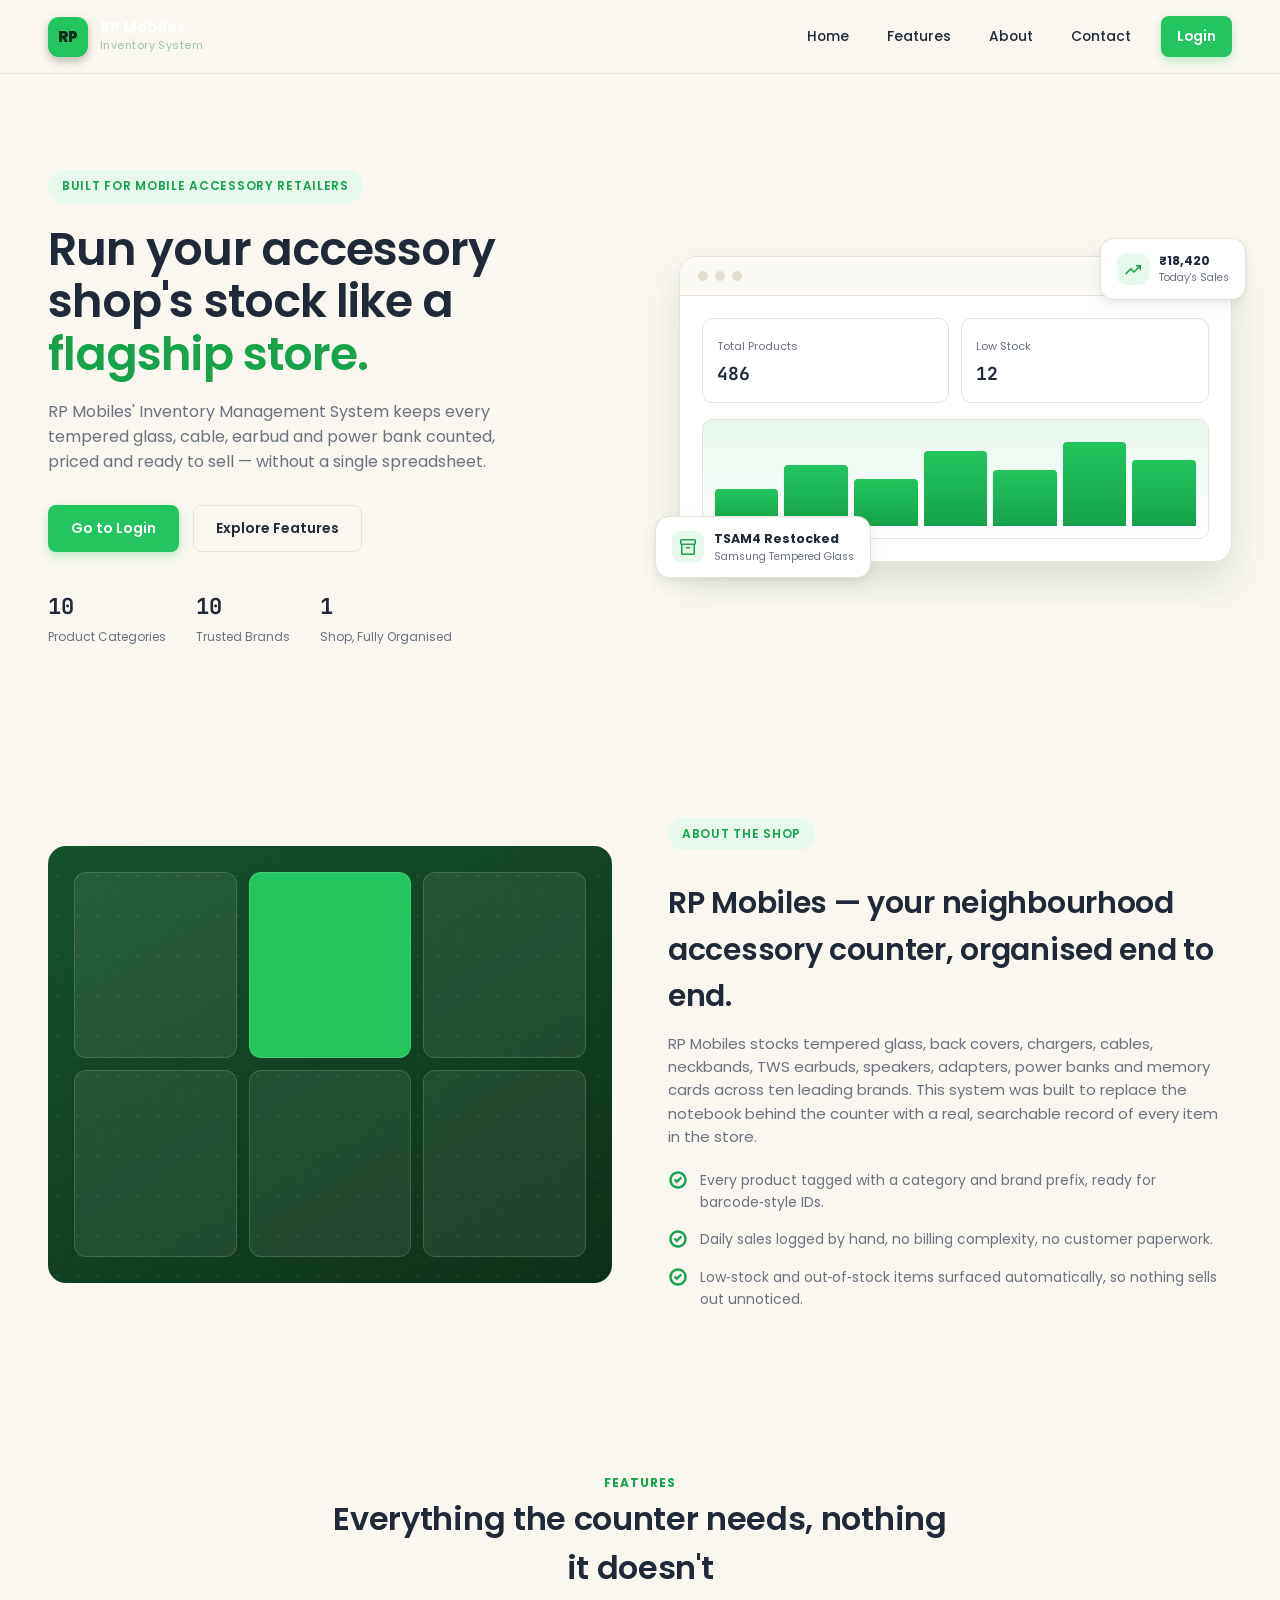
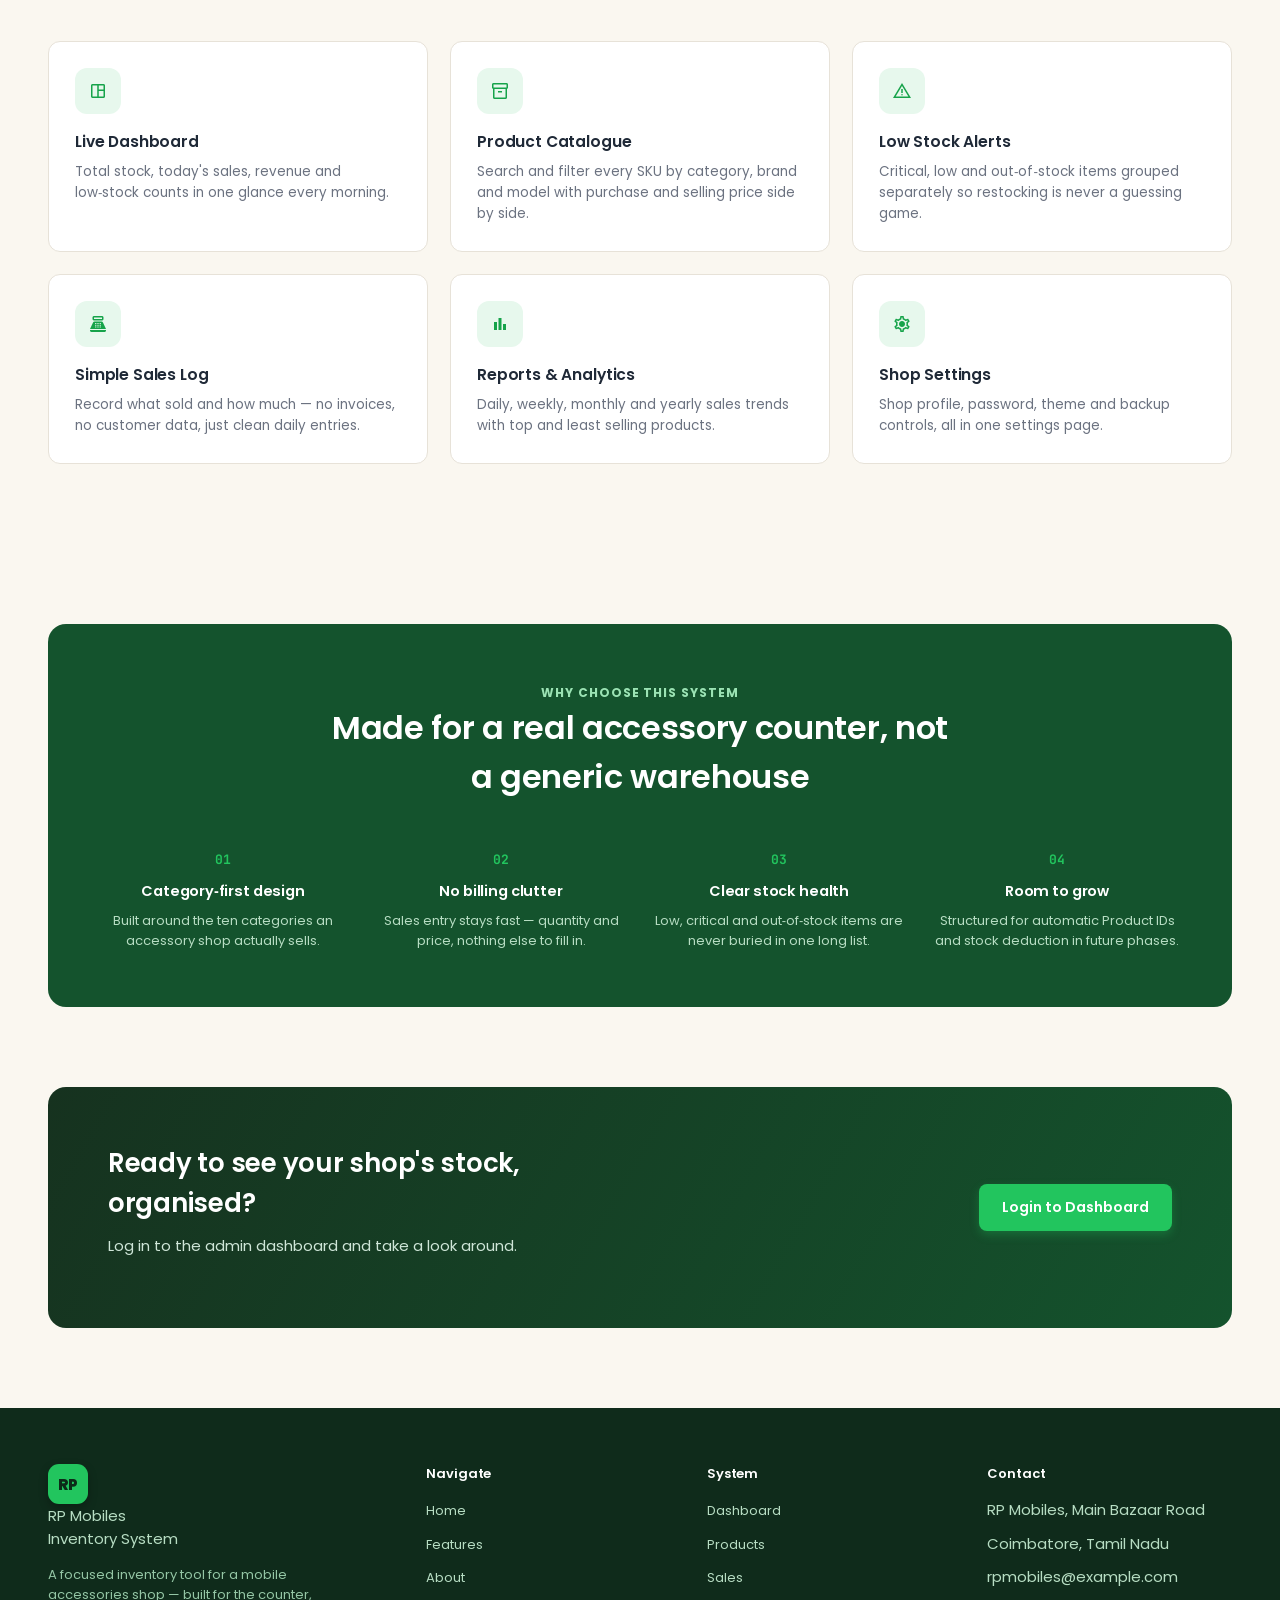
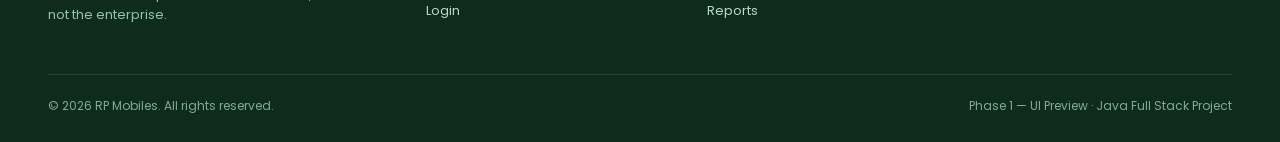
<file: index.html>
<!DOCTYPE html>
<html lang="en">
<head>
<meta charset="UTF-8">
<meta name="viewport" content="width=device-width, initial-scale=1.0">
<title>RP Mobiles · Inventory Management System</title>
<link rel="stylesheet" href="css/style.css">
<link rel="stylesheet" href="css/responsive.css">
</head>
<body>

<!-- ===================== NAVIGATION ===================== -->
<nav class="site-nav">
  <a href="index.html" class="nav-brand">
    <div class="brand-mark">RP</div>
    <div class="brand-text">
      <div class="brand-name">RP Mobiles</div>
      <div class="brand-tag">Inventory System</div>
    </div>
  </a>
  <div class="nav-links">
    <a href="index.html">Home</a>
    <a href="#features">Features</a>
    <a href="#about">About</a>
    <a href="#contact">Contact</a>
    <a href="login.html" class="nav-login">Login</a>
  </div>
</nav>

<!-- ===================== HERO ===================== -->
<header class="hero">
  <div class="hero-copy">
    <span class="hero-eyebrow">Built for mobile accessory retailers</span>
    <h1>Run your accessory shop's stock like a <span class="accent">flagship store.</span></h1>
    <p class="lead">RP Mobiles' Inventory Management System keeps every tempered glass, cable, earbud and power bank counted, priced and ready to sell — without a single spreadsheet.</p>
    <div class="hero-cta">
      <a href="login.html" class="btn btn-primary">Go to Login</a>
      <a href="#features" class="btn btn-outline">Explore Features</a>
    </div>
    <div class="hero-trust">
      <div class="stat"><b>10</b><span>Product Categories</span></div>
      <div class="stat"><b>10</b><span>Trusted Brands</span></div>
      <div class="stat"><b>1</b><span>Shop, Fully Organised</span></div>
    </div>
  </div>

  <div class="hero-visual">
    <div class="floaty f1">
      <div class="f-ic"><span class="material-symbols-outlined">trending_up</span></div>
      <div><div class="f-title">₹18,420</div><div class="f-sub">Today's Sales</div></div>
    </div>
    <div class="mock-window">
      <div class="mock-titlebar"><i></i><i></i><i></i></div>
      <div class="mock-body">
        <div class="mock-stat-row">
          <div class="mock-stat"><span>Total Products</span><b>486</b></div>
          <div class="mock-stat"><span>Low Stock</span><b>12</b></div>
        </div>
        <div class="mock-chart">
          <i style="height:40%"></i><i style="height:65%"></i><i style="height:50%"></i>
          <i style="height:80%"></i><i style="height:60%"></i><i style="height:90%"></i><i style="height:70%"></i>
        </div>
      </div>
    </div>
    <div class="floaty f2">
      <div class="f-ic"><span class="material-symbols-outlined">inventory_2</span></div>
      <div><div class="f-title">TSAM4 Restocked</div><div class="f-sub">Samsung Tempered Glass</div></div>
    </div>
  </div>
</header>

<!-- ===================== ABOUT ===================== -->
<section class="section" id="about">
  <div class="about-split">
    <div class="about-art">
      <div class="art-grid"><i></i><i></i><i></i><i></i><i></i><i></i></div>
    </div>
    <div>
      <span class="hero-eyebrow">About the shop</span>
      <h2 style="font-size:30px; margin-top:10px;">RP Mobiles — your neighbourhood accessory counter, organised end to end.</h2>
      <p>RP Mobiles stocks tempered glass, back covers, chargers, cables, neckbands, TWS earbuds, speakers, adapters, power banks and memory cards across ten leading brands. This system was built to replace the notebook behind the counter with a real, searchable record of every item in the store.</p>
      <ul class="about-list">
        <li><span class="li-ic material-symbols-outlined">check_circle</span> Every product tagged with a category and brand prefix, ready for barcode‑style IDs.</li>
        <li><span class="li-ic material-symbols-outlined">check_circle</span> Daily sales logged by hand, no billing complexity, no customer paperwork.</li>
        <li><span class="li-ic material-symbols-outlined">check_circle</span> Low‑stock and out‑of‑stock items surfaced automatically, so nothing sells out unnoticed.</li>
      </ul>
    </div>
  </div>
</section>

<!-- ===================== FEATURES ===================== -->
<section class="section" id="features">
  <div class="section-head">
    <span class="eyebrow">Features</span>
    <h2>Everything the counter needs, nothing it doesn't</h2>
  </div>
  <div class="feature-grid">
    <div class="feature-card">
      <div class="f-icon"><span class="material-symbols-outlined">space_dashboard</span></div>
      <h3>Live Dashboard</h3>
      <p>Total stock, today's sales, revenue and low‑stock counts in one glance every morning.</p>
    </div>
    <div class="feature-card">
      <div class="f-icon"><span class="material-symbols-outlined">inventory_2</span></div>
      <h3>Product Catalogue</h3>
      <p>Search and filter every SKU by category, brand and model with purchase and selling price side by side.</p>
    </div>
    <div class="feature-card">
      <div class="f-icon"><span class="material-symbols-outlined">warning</span></div>
      <h3>Low Stock Alerts</h3>
      <p>Critical, low and out‑of‑stock items grouped separately so restocking is never a guessing game.</p>
    </div>
    <div class="feature-card">
      <div class="f-icon"><span class="material-symbols-outlined">point_of_sale</span></div>
      <h3>Simple Sales Log</h3>
      <p>Record what sold and how much — no invoices, no customer data, just clean daily entries.</p>
    </div>
    <div class="feature-card">
      <div class="f-icon"><span class="material-symbols-outlined">bar_chart</span></div>
      <h3>Reports &amp; Analytics</h3>
      <p>Daily, weekly, monthly and yearly sales trends with top and least selling products.</p>
    </div>
    <div class="feature-card">
      <div class="f-icon"><span class="material-symbols-outlined">settings</span></div>
      <h3>Shop Settings</h3>
      <p>Shop profile, password, theme and backup controls, all in one settings page.</p>
    </div>
  </div>
</section>

<!-- ===================== WHY CHOOSE ===================== -->
<section class="section">
  <div class="why-strip">
    <div class="section-head">
      <span class="eyebrow">Why choose this system</span>
      <h2>Made for a real accessory counter, not a generic warehouse</h2>
    </div>
    <div class="why-grid">
      <div class="why-item">
        <div class="w-num">01</div>
        <h4>Category‑first design</h4>
        <p>Built around the ten categories an accessory shop actually sells.</p>
      </div>
      <div class="why-item">
        <div class="w-num">02</div>
        <h4>No billing clutter</h4>
        <p>Sales entry stays fast — quantity and price, nothing else to fill in.</p>
      </div>
      <div class="why-item">
        <div class="w-num">03</div>
        <h4>Clear stock health</h4>
        <p>Low, critical and out‑of‑stock items are never buried in one long list.</p>
      </div>
      <div class="why-item">
        <div class="w-num">04</div>
        <h4>Room to grow</h4>
        <p>Structured for automatic Product IDs and stock deduction in future phases.</p>
      </div>
    </div>
  </div>
</section>

<!-- ===================== CTA ===================== -->
<div class="cta-band" id="contact">
  <div>
    <h2>Ready to see your shop's stock, organised?</h2>
    <p>Log in to the admin dashboard and take a look around.</p>
  </div>
  <a href="login.html" class="btn btn-primary">Login to Dashboard</a>
</div>

<!-- ===================== FOOTER ===================== -->
<footer class="site-footer">
  <div class="footer-grid">
    <div class="footer-brand">
      <div class="showcase-brand" style="margin-bottom:14px;">
        <div class="brand-mark">RP</div>
        <div><div class="brand-name">RP Mobiles</div><div class="brand-tag">Inventory System</div></div>
      </div>
      <p>A focused inventory tool for a mobile accessories shop — built for the counter, not the enterprise.</p>
    </div>
    <div>
      <h5>Navigate</h5>
      <ul>
        <li><a href="index.html">Home</a></li>
        <li><a href="#features">Features</a></li>
        <li><a href="#about">About</a></li>
        <li><a href="login.html">Login</a></li>
      </ul>
    </div>
    <div>
      <h5>System</h5>
      <ul>
        <li><a href="dashboard.html">Dashboard</a></li>
        <li><a href="products.html">Products</a></li>
        <li><a href="sales.html">Sales</a></li>
        <li><a href="reports.html">Reports</a></li>
      </ul>
    </div>
    <div>
      <h5>Contact</h5>
      <ul>
        <li>RP Mobiles, Main Bazaar Road</li>
        <li>Coimbatore, Tamil Nadu</li>
        <li>rpmobiles@example.com</li>
      </ul>
    </div>
  </div>
  <div class="footer-bottom">
    <span>© 2026 RP Mobiles. All rights reserved.</span>
    <span>Phase 1 — UI Preview · Java Full Stack Project</span>
  </div>
</footer>

</body>
</html>
</file>
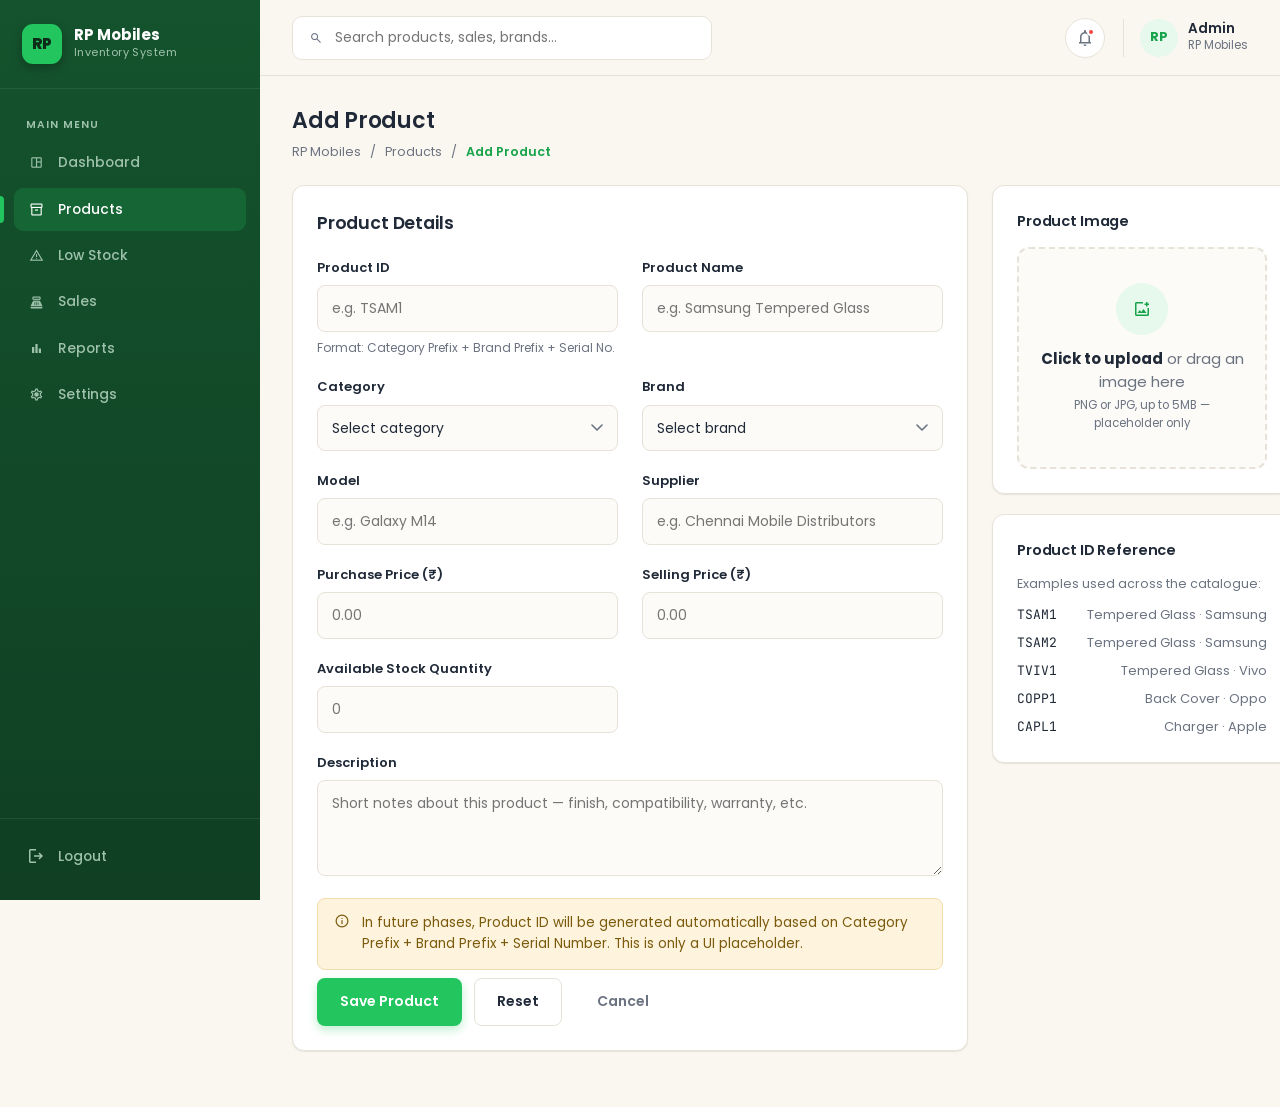
<file: add-product.html>
<!DOCTYPE html>
<html lang="en">
<head>
<meta charset="UTF-8">
<meta name="viewport" content="width=device-width, initial-scale=1.0">
<title>Add Product · RP Mobiles Inventory Management System</title>
<link rel="stylesheet" href="css/style.css">
<link rel="stylesheet" href="css/dashboard.css">
<link rel="stylesheet" href="css/responsive.css">
</head>
<body>

<input type="checkbox" id="sidebar-toggle" class="hide">

<div class="app-shell">
  <label for="sidebar-toggle" class="scrim"></label>

  <aside class="sidebar">
    <div class="sidebar-brand">
      <div class="brand-mark">RP</div>
      <div class="brand-text">
        <div class="brand-name">RP Mobiles</div>
        <div class="brand-tag">Inventory System</div>
      </div>
    </div>
    <nav class="sidebar-nav">
      <div class="nav-section-label">Main Menu</div>
      <a href="dashboard.html"><span class="material-symbols-outlined nav-ic">space_dashboard</span><span class="nav-label">Dashboard</span></a>
      <a href="products.html" class="active"><span class="material-symbols-outlined nav-ic">inventory_2</span><span class="nav-label">Products</span></a>
      <a href="low-stock.html"><span class="material-symbols-outlined nav-ic">warning</span><span class="nav-label">Low Stock</span></a>
      <a href="sales.html"><span class="material-symbols-outlined nav-ic">point_of_sale</span><span class="nav-label">Sales</span></a>
      <a href="reports.html"><span class="material-symbols-outlined nav-ic">bar_chart</span><span class="nav-label">Reports</span></a>
      <a href="settings.html"><span class="material-symbols-outlined nav-ic">settings</span><span class="nav-label">Settings</span></a>
    </nav>
    <div class="sidebar-foot">
      <a href="login.html"><span class="material-symbols-outlined nav-ic">logout</span><span class="nav-label">Logout</span></a>
    </div>
  </aside>

  <div class="main-col">
    <header class="topbar">
      <label for="sidebar-toggle" class="hamburger"><span class="material-symbols-outlined">menu</span></label>
      <div class="topbar-search">
        <span class="material-symbols-outlined ic">search</span>
        <input type="search" placeholder="Search products, sales, brands…">
      </div>
      <div class="topbar-right">
        <button class="icon-pill" type="button" aria-label="Notifications"><span class="material-symbols-outlined">notifications</span><span class="dot"></span></button>
        <div class="profile-chip">
          <div class="avatar">RP</div>
          <div><div class="p-name">Admin</div><div class="p-role">RP Mobiles</div></div>
        </div>
      </div>
    </header>

    <main class="page-body">

      <div class="page-heading">
        <div>
          <h1>Add Product</h1>
          <div class="crumbs">RP Mobiles <span class="sep">/</span> <a href="products.html">Products</a> <span class="sep">/</span> <span class="cur">Add Product</span></div>
        </div>
      </div>

      <form action="#" method="post">
        <div class="product-form-layout">

          <!-- ---- Main fields ---- -->
          <div class="card card-pad">
            <h3 style="margin-bottom:20px;">Product Details</h3>

            <div class="form-grid">
              <div class="field">
                <label for="pid">Product ID</label>
                <input type="text" id="pid" name="pid" placeholder="e.g. TSAM1">
                <span class="hint">Format: Category Prefix + Brand Prefix + Serial No.</span>
              </div>

              <div class="field">
                <label for="pname">Product Name</label>
                <input type="text" id="pname" name="pname" placeholder="e.g. Samsung Tempered Glass" required>
              </div>

              <div class="field">
                <label for="category">Category</label>
                <select id="category" name="category" required>
                  <option value="">Select category</option>
                  <option>Tempered Glass</option>
                  <option>Back Cover</option>
                  <option>Charger</option>
                  <option>Charging Cable</option>
                  <option>Neckband</option>
                  <option>TWS Earbuds</option>
                  <option>Bluetooth Speaker</option>
                  <option>Adapter</option>
                  <option>Power Bank</option>
                  <option>Memory Card</option>
                </select>
              </div>

              <div class="field">
                <label for="brand">Brand</label>
                <select id="brand" name="brand" required>
                  <option value="">Select brand</option>
                  <option>Samsung</option>
                  <option>Vivo</option>
                  <option>Oppo</option>
                  <option>Realme</option>
                  <option>Xiaomi</option>
                  <option>Apple</option>
                  <option>OnePlus</option>
                  <option>Motorola</option>
                  <option>Nokia</option>
                  <option>Nothing</option>
                </select>
              </div>

              <div class="field">
                <label for="model">Model</label>
                <input type="text" id="model" name="model" placeholder="e.g. Galaxy M14">
              </div>

              <div class="field">
                <label for="supplier">Supplier</label>
                <input type="text" id="supplier" name="supplier" placeholder="e.g. Chennai Mobile Distributors">
              </div>

              <div class="field">
                <label for="pprice">Purchase Price (₹)</label>
                <input type="number" id="pprice" name="pprice" placeholder="0.00" min="0" step="0.01">
              </div>

              <div class="field">
                <label for="sprice">Selling Price (₹)</label>
                <input type="number" id="sprice" name="sprice" placeholder="0.00" min="0" step="0.01">
              </div>

              <div class="field">
                <label for="stock">Available Stock Quantity</label>
                <input type="number" id="stock" name="stock" placeholder="0" min="0">
              </div>

              <div class="field full">
                <label for="description">Description</label>
                <textarea id="description" name="description" placeholder="Short notes about this product — finish, compatibility, warranty, etc."></textarea>
              </div>
            </div>

            <div class="note-box" style="margin-top:22px;">
              <span class="material-symbols-outlined note-icon">info</span>
              <span>In future phases, Product ID will be generated automatically based on Category Prefix + Brand Prefix + Serial Number. This is only a UI placeholder.</span>
            </div>

            <div class="form-actions">
              <button type="submit" class="btn btn-primary">Save Product</button>
              <button type="reset" class="btn btn-outline">Reset</button>
              <a href="products.html" class="btn btn-ghost">Cancel</a>
            </div>
          </div>

          <!-- ---- Image + ID reference ---- -->
          <div style="display:flex; flex-direction:column; gap:20px;">
            <div class="card card-pad">
              <h3 style="font-size:14.5px; margin-bottom:14px;">Product Image</h3>
              <div class="upload-box">
                <div class="upload-icon"><span class="material-symbols-outlined">add_photo_alternate</span></div>
                <p style="margin-bottom:4px;"><strong>Click to upload</strong> or drag an image here</p>
                <p style="margin:0; font-size:11.5px;">PNG or JPG, up to 5MB — placeholder only</p>
              </div>
            </div>

            <div class="card card-pad">
              <h3 style="font-size:14.5px; margin-bottom:12px;">Product ID Reference</h3>
              <p style="font-size:12.5px; margin-bottom:12px;">Examples used across the catalogue:</p>
              <div style="display:flex; flex-direction:column; gap:8px;">
                <div style="display:flex; justify-content:space-between; font-size:13px;"><span class="mono">TSAM1</span><span class="text-secondary">Tempered Glass · Samsung</span></div>
                <div style="display:flex; justify-content:space-between; font-size:13px;"><span class="mono">TSAM2</span><span class="text-secondary">Tempered Glass · Samsung</span></div>
                <div style="display:flex; justify-content:space-between; font-size:13px;"><span class="mono">TVIV1</span><span class="text-secondary">Tempered Glass · Vivo</span></div>
                <div style="display:flex; justify-content:space-between; font-size:13px;"><span class="mono">COPP1</span><span class="text-secondary">Back Cover · Oppo</span></div>
                <div style="display:flex; justify-content:space-between; font-size:13px;"><span class="mono">CAPL1</span><span class="text-secondary">Charger · Apple</span></div>
              </div>
            </div>
          </div>

        </div>
      </form>

    </main>
  </div>
</div>

</body>
</html>
</file>
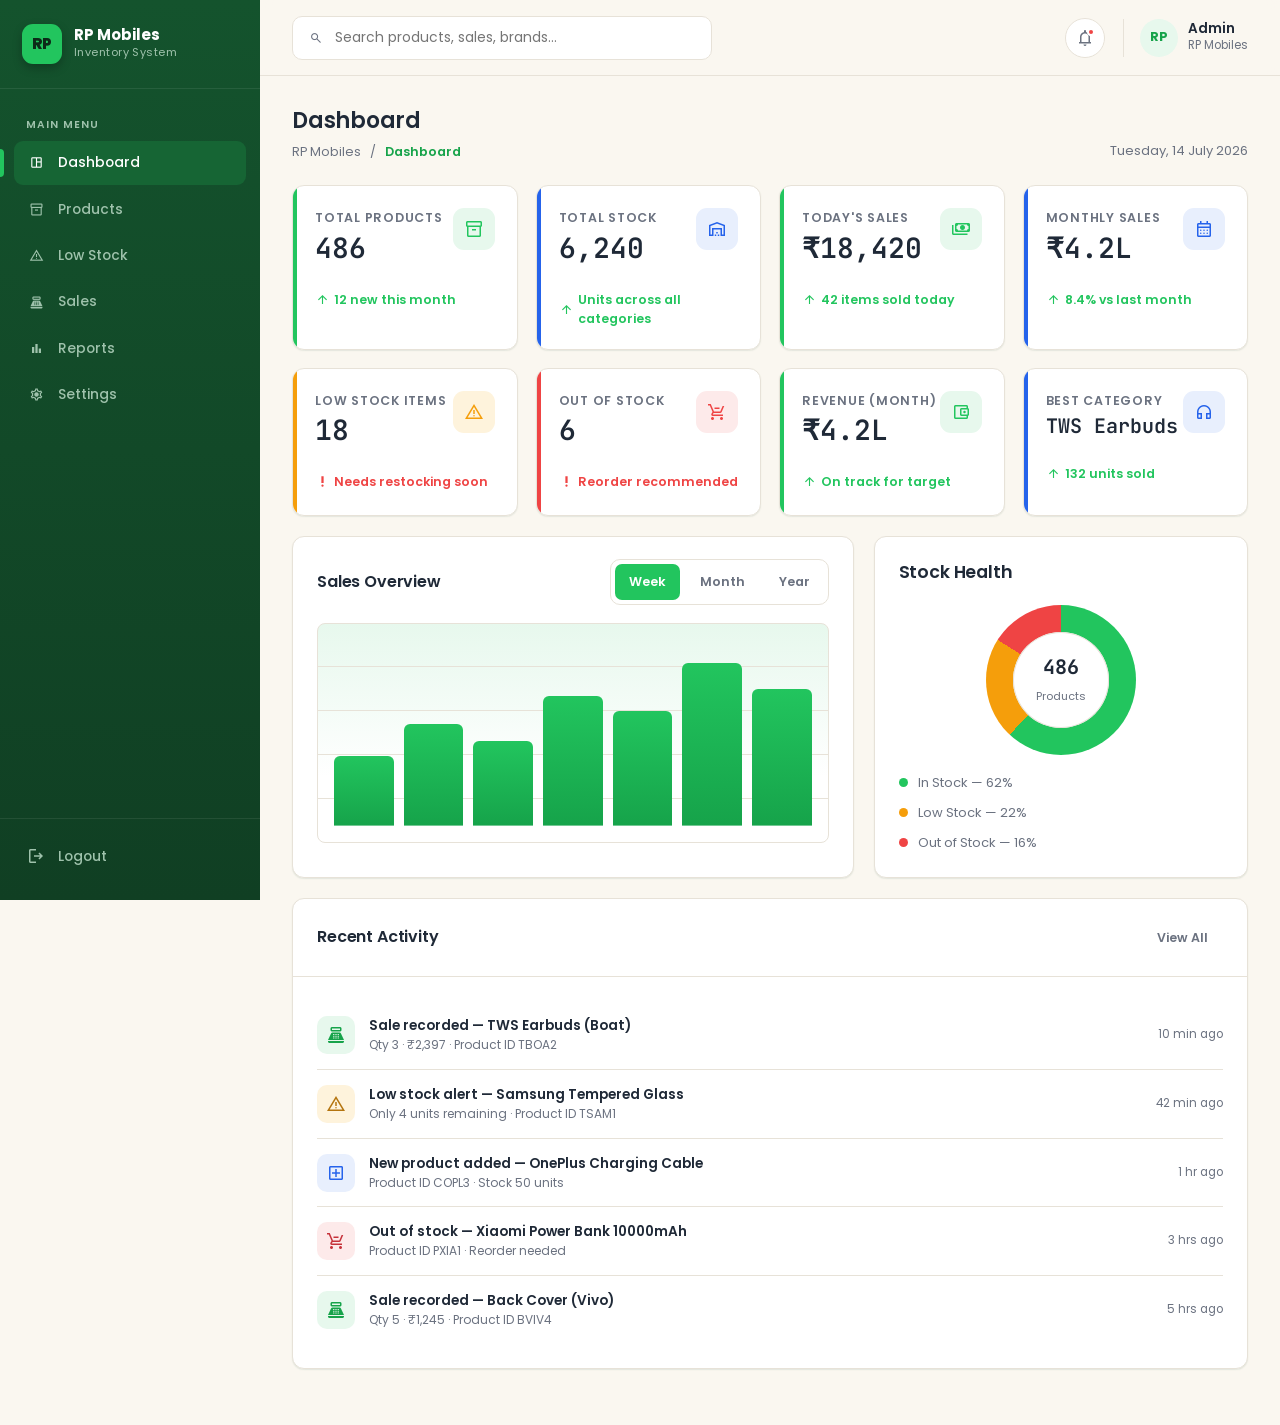
<file: dashboard.html>
<!DOCTYPE html>
<html lang="en">
<head>
<meta charset="UTF-8">
<meta name="viewport" content="width=device-width, initial-scale=1.0">
<title>Dashboard · RP Mobiles Inventory Management System</title>
<link rel="stylesheet" href="css/style.css">
<link rel="stylesheet" href="css/dashboard.css">
<link rel="stylesheet" href="css/responsive.css">
</head>
<body>

<!-- checkbox drives the mobile sidebar drawer, no JavaScript needed -->
<input type="checkbox" id="sidebar-toggle" class="hide">

<div class="app-shell">

  <label for="sidebar-toggle" class="scrim"></label>

  <!-- ===================== SIDEBAR ===================== -->
  <aside class="sidebar">
    <div class="sidebar-brand">
      <div class="brand-mark">RP</div>
      <div class="brand-text">
        <div class="brand-name">RP Mobiles</div>
        <div class="brand-tag">Inventory System</div>
      </div>
    </div>

    <nav class="sidebar-nav">
      <div class="nav-section-label">Main Menu</div>
      <a href="dashboard.html" class="active"><span class="material-symbols-outlined nav-ic">space_dashboard</span><span class="nav-label">Dashboard</span></a>
      <a href="products.html"><span class="material-symbols-outlined nav-ic">inventory_2</span><span class="nav-label">Products</span></a>
      <a href="low-stock.html"><span class="material-symbols-outlined nav-ic">warning</span><span class="nav-label">Low Stock</span></a>
      <a href="sales.html"><span class="material-symbols-outlined nav-ic">point_of_sale</span><span class="nav-label">Sales</span></a>
      <a href="reports.html"><span class="material-symbols-outlined nav-ic">bar_chart</span><span class="nav-label">Reports</span></a>
      <a href="settings.html"><span class="material-symbols-outlined nav-ic">settings</span><span class="nav-label">Settings</span></a>
    </nav>

    <div class="sidebar-foot">
      <a href="login.html"><span class="material-symbols-outlined nav-ic">logout</span><span class="nav-label">Logout</span></a>
    </div>
  </aside>

  <div class="main-col">

    <!-- ===================== TOPBAR ===================== -->
    <header class="topbar">
      <label for="sidebar-toggle" class="hamburger"><span class="material-symbols-outlined">menu</span></label>
      <div class="topbar-search">
        <span class="material-symbols-outlined ic">search</span>
        <input type="search" placeholder="Search products, sales, brands…">
      </div>
      <div class="topbar-right">
        <button class="icon-pill" type="button" aria-label="Notifications">
          <span class="material-symbols-outlined">notifications</span><span class="dot"></span>
        </button>
        <div class="profile-chip">
          <div class="avatar">RP</div>
          <div>
            <div class="p-name">Admin</div>
            <div class="p-role">RP Mobiles</div>
          </div>
        </div>
      </div>
    </header>

    <!-- ===================== PAGE BODY ===================== -->
    <main class="page-body">

      <div class="page-heading">
        <div>
          <h1>Dashboard</h1>
          <div class="crumbs">RP Mobiles <span class="sep">/</span> <span class="cur">Dashboard</span></div>
        </div>
        <div class="text-secondary" style="font-size:13px;">Tuesday, 14 July 2026</div>
      </div>

      <!-- ---- Stat Cards ---- -->
      <div class="stat-grid">
        <div class="stat-card accent-green">
          <div class="stat-top">
            <div><div class="stat-label">Total Products</div><div class="stat-value">486</div></div>
            <div class="stat-icon"><span class="material-symbols-outlined">inventory_2</span></div>
          </div>
          <span class="stat-delta up"><span class="material-symbols-outlined" style="font-size:15px;">arrow_upward</span> 12 new this month</span>
        </div>

        <div class="stat-card accent-blue">
          <div class="stat-top">
            <div><div class="stat-label">Total Stock</div><div class="stat-value">6,240</div></div>
            <div class="stat-icon"><span class="material-symbols-outlined">warehouse</span></div>
          </div>
          <span class="stat-delta up"><span class="material-symbols-outlined" style="font-size:15px;">arrow_upward</span> Units across all categories</span>
        </div>

        <div class="stat-card accent-green">
          <div class="stat-top">
            <div><div class="stat-label">Today's Sales</div><div class="stat-value">₹18,420</div></div>
            <div class="stat-icon"><span class="material-symbols-outlined">payments</span></div>
          </div>
          <span class="stat-delta up"><span class="material-symbols-outlined" style="font-size:15px;">arrow_upward</span> 42 items sold today</span>
        </div>

        <div class="stat-card accent-blue">
          <div class="stat-top">
            <div><div class="stat-label">Monthly Sales</div><div class="stat-value">₹4.2L</div></div>
            <div class="stat-icon"><span class="material-symbols-outlined">calendar_month</span></div>
          </div>
          <span class="stat-delta up"><span class="material-symbols-outlined" style="font-size:15px;">arrow_upward</span> 8.4% vs last month</span>
        </div>

        <div class="stat-card accent-amber">
          <div class="stat-top">
            <div><div class="stat-label">Low Stock Items</div><div class="stat-value">18</div></div>
            <div class="stat-icon"><span class="material-symbols-outlined">warning</span></div>
          </div>
          <span class="stat-delta down"><span class="material-symbols-outlined" style="font-size:15px;">priority_high</span> Needs restocking soon</span>
        </div>

        <div class="stat-card accent-red">
          <div class="stat-top">
            <div><div class="stat-label">Out of Stock</div><div class="stat-value">6</div></div>
            <div class="stat-icon"><span class="material-symbols-outlined">remove_shopping_cart</span></div>
          </div>
          <span class="stat-delta down"><span class="material-symbols-outlined" style="font-size:15px;">priority_high</span> Reorder recommended</span>
        </div>

        <div class="stat-card accent-green">
          <div class="stat-top">
            <div><div class="stat-label">Revenue (Month)</div><div class="stat-value">₹4.2L</div></div>
            <div class="stat-icon"><span class="material-symbols-outlined">account_balance_wallet</span></div>
          </div>
          <span class="stat-delta up"><span class="material-symbols-outlined" style="font-size:15px;">arrow_upward</span> On track for target</span>
        </div>

        <div class="stat-card accent-blue">
          <div class="stat-top">
            <div><div class="stat-label">Best Category</div><div class="stat-value mono" style="font-size:20px;">TWS Earbuds</div></div>
            <div class="stat-icon"><span class="material-symbols-outlined">headphones</span></div>
          </div>
          <span class="stat-delta up"><span class="material-symbols-outlined" style="font-size:15px;">arrow_upward</span> 132 units sold</span>
        </div>
      </div>

      <!-- ---- Charts + Activity ---- -->
      <div class="dash-grid">
        <div class="card chart-card">
          <div class="card-head" style="padding:0 0 18px; border:none;">
            <h3>Sales Overview</h3>
            <div class="date-filter-tabs">
              <a href="#" class="active">Week</a><a href="#">Month</a><a href="#">Year</a>
            </div>
          </div>
          <div class="chart-placeholder" role="img" aria-label="Bar chart placeholder showing weekly sales trend">
            <div class="bar" style="height:38%"></div>
            <div class="bar" style="height:55%"></div>
            <div class="bar" style="height:46%"></div>
            <div class="bar" style="height:70%"></div>
            <div class="bar" style="height:62%"></div>
            <div class="bar" style="height:88%"></div>
            <div class="bar" style="height:74%"></div>
          </div>
        </div>

        <div class="card chart-card">
          <h3 style="margin-bottom:18px;">Stock Health</h3>
          <div class="donut" role="img" aria-label="Donut chart placeholder showing stock health split">
            <div class="donut-label"><strong>486</strong><span>Products</span></div>
          </div>
          <div class="legend">
            <div class="legend-item"><span class="dot" style="background:var(--primary)"></span> In Stock — 62%</div>
            <div class="legend-item"><span class="dot" style="background:var(--warning)"></span> Low Stock — 22%</div>
            <div class="legend-item"><span class="dot" style="background:var(--danger)"></span> Out of Stock — 16%</div>
          </div>
        </div>
      </div>

      <!-- ---- Recent Activity ---- -->
      <div class="card recent-activity" style="margin-top:20px;">
        <div class="card-head">
          <h3>Recent Activity</h3>
          <a href="sales.html" class="btn btn-ghost btn-sm">View All</a>
        </div>
        <div class="card-pad">

          <div class="activity-row">
            <div class="activity-ic" style="background:var(--primary-tint); color:var(--primary-hover);"><span class="material-symbols-outlined">point_of_sale</span></div>
            <div>
              <div class="a-title">Sale recorded — TWS Earbuds (Boat)</div>
              <div class="a-meta">Qty 3 · ₹2,397 · Product ID TBOA2</div>
            </div>
            <div class="a-time">10 min ago</div>
          </div>

          <div class="activity-row">
            <div class="activity-ic" style="background:var(--warning-tint); color:#B4740E;"><span class="material-symbols-outlined">warning</span></div>
            <div>
              <div class="a-title">Low stock alert — Samsung Tempered Glass</div>
              <div class="a-meta">Only 4 units remaining · Product ID TSAM1</div>
            </div>
            <div class="a-time">42 min ago</div>
          </div>

          <div class="activity-row">
            <div class="activity-ic" style="background:var(--info-tint); color:var(--info);"><span class="material-symbols-outlined">add_box</span></div>
            <div>
              <div class="a-title">New product added — OnePlus Charging Cable</div>
              <div class="a-meta">Product ID COPL3 · Stock 50 units</div>
            </div>
            <div class="a-time">1 hr ago</div>
          </div>

          <div class="activity-row">
            <div class="activity-ic" style="background:var(--danger-tint); color:#C6323A;"><span class="material-symbols-outlined">remove_shopping_cart</span></div>
            <div>
              <div class="a-title">Out of stock — Xiaomi Power Bank 10000mAh</div>
              <div class="a-meta">Product ID PXIA1 · Reorder needed</div>
            </div>
            <div class="a-time">3 hrs ago</div>
          </div>

          <div class="activity-row">
            <div class="activity-ic" style="background:var(--primary-tint); color:var(--primary-hover);"><span class="material-symbols-outlined">point_of_sale</span></div>
            <div>
              <div class="a-title">Sale recorded — Back Cover (Vivo)</div>
              <div class="a-meta">Qty 5 · ₹1,245 · Product ID BVIV4</div>
            </div>
            <div class="a-time">5 hrs ago</div>
          </div>

        </div>
      </div>

    </main>
  </div>
</div>

</body>
</html>
</file>
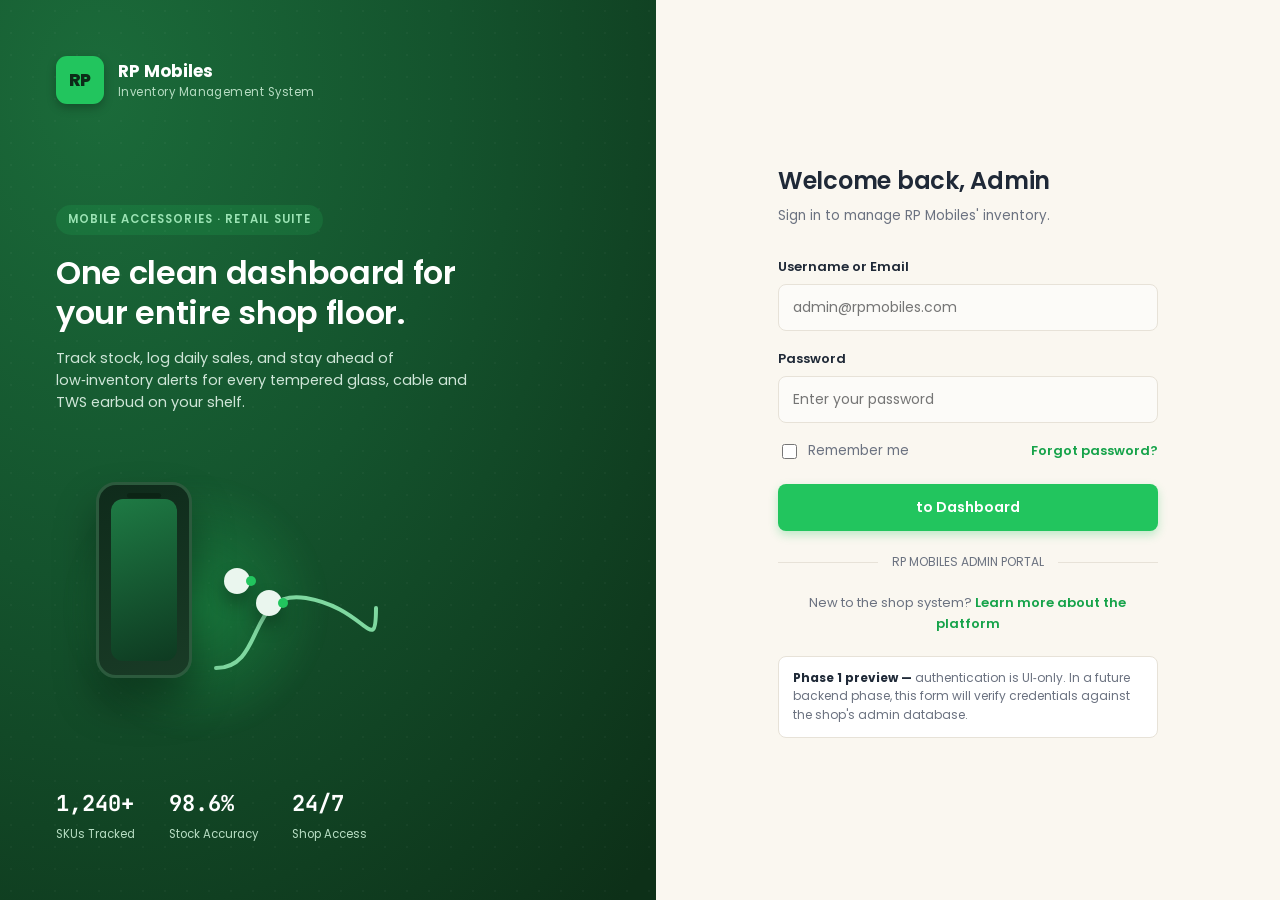
<file: login.html>
<!DOCTYPE html>
<html lang="en">
<head>
<meta charset="UTF-8">
<meta name="viewport" content="width=device-width, initial-scale=1.0">
<title>Login · RP Mobiles Inventory Management System</title>
<link rel="stylesheet" href="css/style.css">
<link rel="stylesheet" href="css/login.css">
<link rel="stylesheet" href="css/responsive.css">
</head>
<body>

<div class="login-screen">

  <!-- ===================== LEFT: BRAND / ILLUSTRATION ===================== -->
  <section class="login-showcase">
    <div class="showcase-brand">
      <div class="brand-mark">RP</div>
      <div>
        <div class="brand-name">RP Mobiles</div>
        <div class="brand-tag">Inventory Management System</div>
      </div>
    </div>

    <div class="showcase-copy">
      <span class="eyebrow">Mobile Accessories · Retail Suite</span>
      <h1>One clean dashboard for your entire shop floor.</h1>
      <p>Track stock, log daily sales, and stay ahead of low‑inventory alerts for every tempered glass, cable and TWS earbud on your shelf.</p>

      <!-- Pure CSS illustration: phone case + earbuds + charging cable -->
      <div class="accessory-scene" aria-hidden="true">
        <div class="acc-glow"></div>
        <div class="acc-cable">
          <svg viewBox="0 0 180 110" fill="none">
            <path d="M10 100 C 60 100, 40 20, 100 30 S 170 90, 170 40" stroke="#7FD8A0" stroke-width="4" stroke-linecap="round"/>
          </svg>
        </div>
        <div class="acc-phone"></div>
        <div class="acc-earbuds"><i></i><i></i></div>
      </div>
    </div>

    <div class="showcase-stats">
      <div class="stat"><b>1,240+</b><span>SKUs Tracked</span></div>
      <div class="stat"><b>98.6%</b><span>Stock Accuracy</span></div>
      <div class="stat"><b>24/7</b><span>Shop Access</span></div>
    </div>
  </section>

  <!-- ===================== RIGHT: LOGIN FORM ===================== -->
  <section class="login-form-panel">
    <div class="login-form-card">

      <div class="lf-head">
        <h2>Welcome back, Admin</h2>
        <p>Sign in to manage RP Mobiles' inventory.</p>
      </div>
      <form action="dashboard.html" method="GET">
        <div class="field">
          <label for="login-id">Username or Email</label>
          <input type="text" id="login-id" name="login-id" placeholder="admin@rpmobiles.com" >
        </div>

        <div class="field">
          <label for="login-pass">Password</label>
          <input type="password" id="login-pass" name="login-pass" placeholder="Enter your password" >
        </div>

        <div class="login-options">
          <label class="checkbox-row">
            <input type="checkbox" name="remember">
            Remember me
          </label>
          <a href="#">Forgot password?</a>
        </div>

        <button type="submit" class="btn btn-primary btn-block">
          <span> to Dashboard</span>
        </button>
      </form>

      <div class="divider-text">RP MOBILES ADMIN PORTAL</div>

      <p class="login-foot">New to the shop system? <a href="index.html">Learn more about the platform</a></p>

      <div class="demo-note">
        <b>Phase 1 preview —</b> authentication is UI‑only. In a future backend phase, this form will verify credentials against the shop's admin database.
      </div>
    </div>
  </section>

</div>

</body>
</html>
</file>
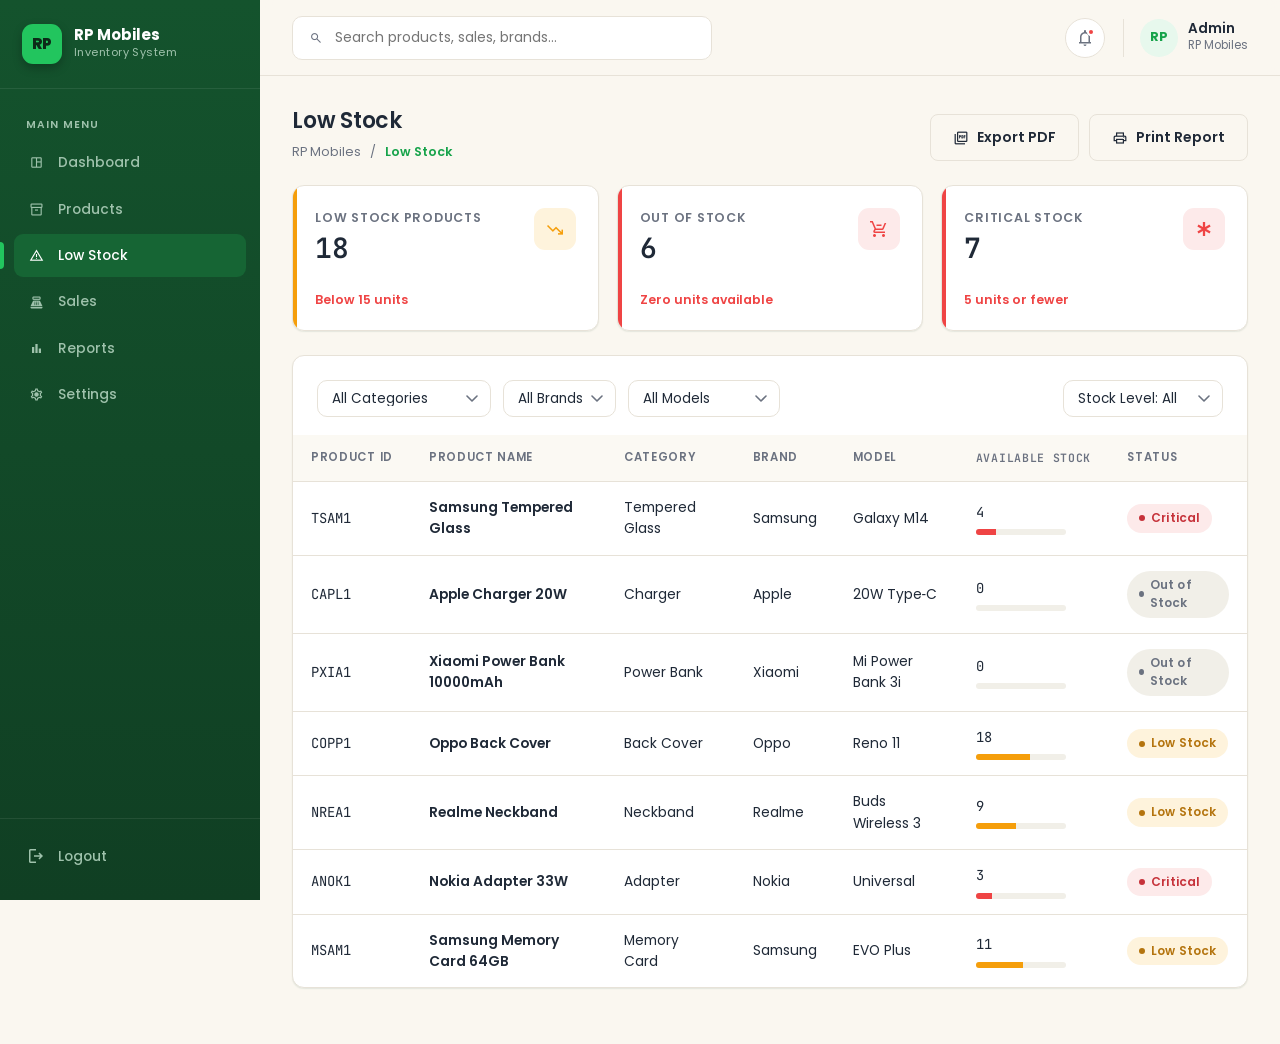
<file: low-stock.html>
<!DOCTYPE html>
<html lang="en">
<head>
<meta charset="UTF-8">
<meta name="viewport" content="width=device-width, initial-scale=1.0">
<title>Low Stock · RP Mobiles Inventory Management System</title>
<link rel="stylesheet" href="css/style.css">
<link rel="stylesheet" href="css/dashboard.css">
<link rel="stylesheet" href="css/responsive.css">
</head>
<body>

<input type="checkbox" id="sidebar-toggle" class="hide">

<div class="app-shell">
  <label for="sidebar-toggle" class="scrim"></label>

  <aside class="sidebar">
    <div class="sidebar-brand">
      <div class="brand-mark">RP</div>
      <div class="brand-text">
        <div class="brand-name">RP Mobiles</div>
        <div class="brand-tag">Inventory System</div>
      </div>
    </div>
    <nav class="sidebar-nav">
      <div class="nav-section-label">Main Menu</div>
      <a href="dashboard.html"><span class="material-symbols-outlined nav-ic">space_dashboard</span><span class="nav-label">Dashboard</span></a>
      <a href="products.html"><span class="material-symbols-outlined nav-ic">inventory_2</span><span class="nav-label">Products</span></a>
      <a href="low-stock.html" class="active"><span class="material-symbols-outlined nav-ic">warning</span><span class="nav-label">Low Stock</span></a>
      <a href="sales.html"><span class="material-symbols-outlined nav-ic">point_of_sale</span><span class="nav-label">Sales</span></a>
      <a href="reports.html"><span class="material-symbols-outlined nav-ic">bar_chart</span><span class="nav-label">Reports</span></a>
      <a href="settings.html"><span class="material-symbols-outlined nav-ic">settings</span><span class="nav-label">Settings</span></a>
    </nav>
    <div class="sidebar-foot">
      <a href="login.html"><span class="material-symbols-outlined nav-ic">logout</span><span class="nav-label">Logout</span></a>
    </div>
  </aside>

  <div class="main-col">
    <header class="topbar">
      <label for="sidebar-toggle" class="hamburger"><span class="material-symbols-outlined">menu</span></label>
      <div class="topbar-search">
        <span class="material-symbols-outlined ic">search</span>
        <input type="search" placeholder="Search products, sales, brands…">
      </div>
      <div class="topbar-right">
        <button class="icon-pill" type="button" aria-label="Notifications"><span class="material-symbols-outlined">notifications</span><span class="dot"></span></button>
        <div class="profile-chip">
          <div class="avatar">RP</div>
          <div><div class="p-name">Admin</div><div class="p-role">RP Mobiles</div></div>
        </div>
      </div>
    </header>

    <main class="page-body">

      <div class="page-heading">
        <div>
          <h1>Low Stock</h1>
          <div class="crumbs">RP Mobiles <span class="sep">/</span> <span class="cur">Low Stock</span></div>
        </div>
        <div style="display:flex; gap:10px;">
          <button class="btn btn-outline" type="button"><span class="material-symbols-outlined btn-icon">picture_as_pdf</span> Export PDF</button>
          <button class="btn btn-outline" type="button"><span class="material-symbols-outlined btn-icon">print</span> Print Report</button>
        </div>
      </div>

      <div class="stat-grid" style="grid-template-columns: repeat(3, 1fr); margin-bottom:24px;">
        <div class="stat-card accent-amber">
          <div class="stat-top">
            <div><div class="stat-label">Low Stock Products</div><div class="stat-value">18</div></div>
            <div class="stat-icon"><span class="material-symbols-outlined">trending_down</span></div>
          </div>
          <span class="stat-delta down">Below 15 units</span>
        </div>
        <div class="stat-card accent-red">
          <div class="stat-top">
            <div><div class="stat-label">Out of Stock</div><div class="stat-value">6</div></div>
            <div class="stat-icon"><span class="material-symbols-outlined">remove_shopping_cart</span></div>
          </div>
          <span class="stat-delta down">Zero units available</span>
        </div>
        <div class="stat-card accent-red">
          <div class="stat-top">
            <div><div class="stat-label">Critical Stock</div><div class="stat-value">7</div></div>
            <div class="stat-icon"><span class="material-symbols-outlined">emergency</span></div>
          </div>
          <span class="stat-delta down">5 units or fewer</span>
        </div>
      </div>

      <div class="card">
        <div class="card-pad" style="padding-bottom:0;">
          <div class="toolbar">
            <div class="toolbar-left">
              <select class="filter-select">
                <option>All Categories</option>
                <option>Tempered Glass</option>
                <option>Back Cover</option>
                <option>Charger</option>
                <option>Charging Cable</option>
                <option>Neckband</option>
                <option>TWS Earbuds</option>
                <option>Bluetooth Speaker</option>
                <option>Adapter</option>
                <option>Power Bank</option>
                <option>Memory Card</option>
              </select>
              <select class="filter-select">
                <option>All Brands</option>
                <option>Samsung</option><option>Vivo</option><option>Oppo</option><option>Realme</option>
                <option>Xiaomi</option><option>Apple</option><option>OnePlus</option><option>Motorola</option>
                <option>Nokia</option><option>Nothing</option>
              </select>
              <select class="filter-select">
                <option>All Models</option>
                <option>Galaxy M14</option><option>V29</option><option>Reno 11</option><option>Buds Wireless 3</option>
              </select>
            </div>
            <div class="toolbar-right">
              <select class="filter-select">
                <option>Stock Level: All</option>
                <option>Critical (≤5)</option>
                <option>Low (6–15)</option>
                <option>Out of Stock (0)</option>
              </select>
            </div>
          </div>
        </div>

        <div class="table-wrap">
          <table class="data-table">
            <thead>
              <tr>
                <th>Product ID</th>
                <th>Product Name</th>
                <th>Category</th>
                <th>Brand</th>
                <th>Model</th>
                <th class="num">Available Stock</th>
                <th>Status</th>
              </tr>
            </thead>
            <tbody>
              <tr>
                <td class="mono">TSAM1</td>
                <td class="cell-title">Samsung Tempered Glass</td>
                <td>Tempered Glass</td>
                <td>Samsung</td>
                <td>Galaxy M14</td>
                <td class="num">4<div class="stock-level-bar"><span style="width:22%"></span></div></td>
                <td><span class="badge badge-danger">Critical</span></td>
              </tr>
              <tr>
                <td class="mono">CAPL1</td>
                <td class="cell-title">Apple Charger 20W</td>
                <td>Charger</td>
                <td>Apple</td>
                <td>20W Type‑C</td>
                <td class="num">0<div class="stock-level-bar"><span style="width:0%"></span></div></td>
                <td><span class="badge badge-neutral">Out of Stock</span></td>
              </tr>
              <tr>
                <td class="mono">PXIA1</td>
                <td class="cell-title">Xiaomi Power Bank 10000mAh</td>
                <td>Power Bank</td>
                <td>Xiaomi</td>
                <td>Mi Power Bank 3i</td>
                <td class="num">0<div class="stock-level-bar"><span style="width:0%"></span></div></td>
                <td><span class="badge badge-neutral">Out of Stock</span></td>
              </tr>
              <tr>
                <td class="mono">COPP1</td>
                <td class="cell-title">Oppo Back Cover</td>
                <td>Back Cover</td>
                <td>Oppo</td>
                <td>Reno 11</td>
                <td class="num">18<div class="stock-level-bar mid"><span style="width:60%"></span></div></td>
                <td><span class="badge badge-warning">Low Stock</span></td>
              </tr>
              <tr>
                <td class="mono">NREA1</td>
                <td class="cell-title">Realme Neckband</td>
                <td>Neckband</td>
                <td>Realme</td>
                <td>Buds Wireless 3</td>
                <td class="num">9<div class="stock-level-bar mid"><span style="width:45%"></span></div></td>
                <td><span class="badge badge-warning">Low Stock</span></td>
              </tr>
              <tr>
                <td class="mono">ANOK1</td>
                <td class="cell-title">Nokia Adapter 33W</td>
                <td>Adapter</td>
                <td>Nokia</td>
                <td>Universal</td>
                <td class="num">3<div class="stock-level-bar"><span style="width:18%"></span></div></td>
                <td><span class="badge badge-danger">Critical</span></td>
              </tr>
              <tr>
                <td class="mono">MSAM1</td>
                <td class="cell-title">Samsung Memory Card 64GB</td>
                <td>Memory Card</td>
                <td>Samsung</td>
                <td>EVO Plus</td>
                <td class="num">11<div class="stock-level-bar mid"><span style="width:52%"></span></div></td>
                <td><span class="badge badge-warning">Low Stock</span></td>
              </tr>
            </tbody>
          </table>
        </div>
      </div>

    </main>
  </div>
</div>

</body>
</html>
</file>
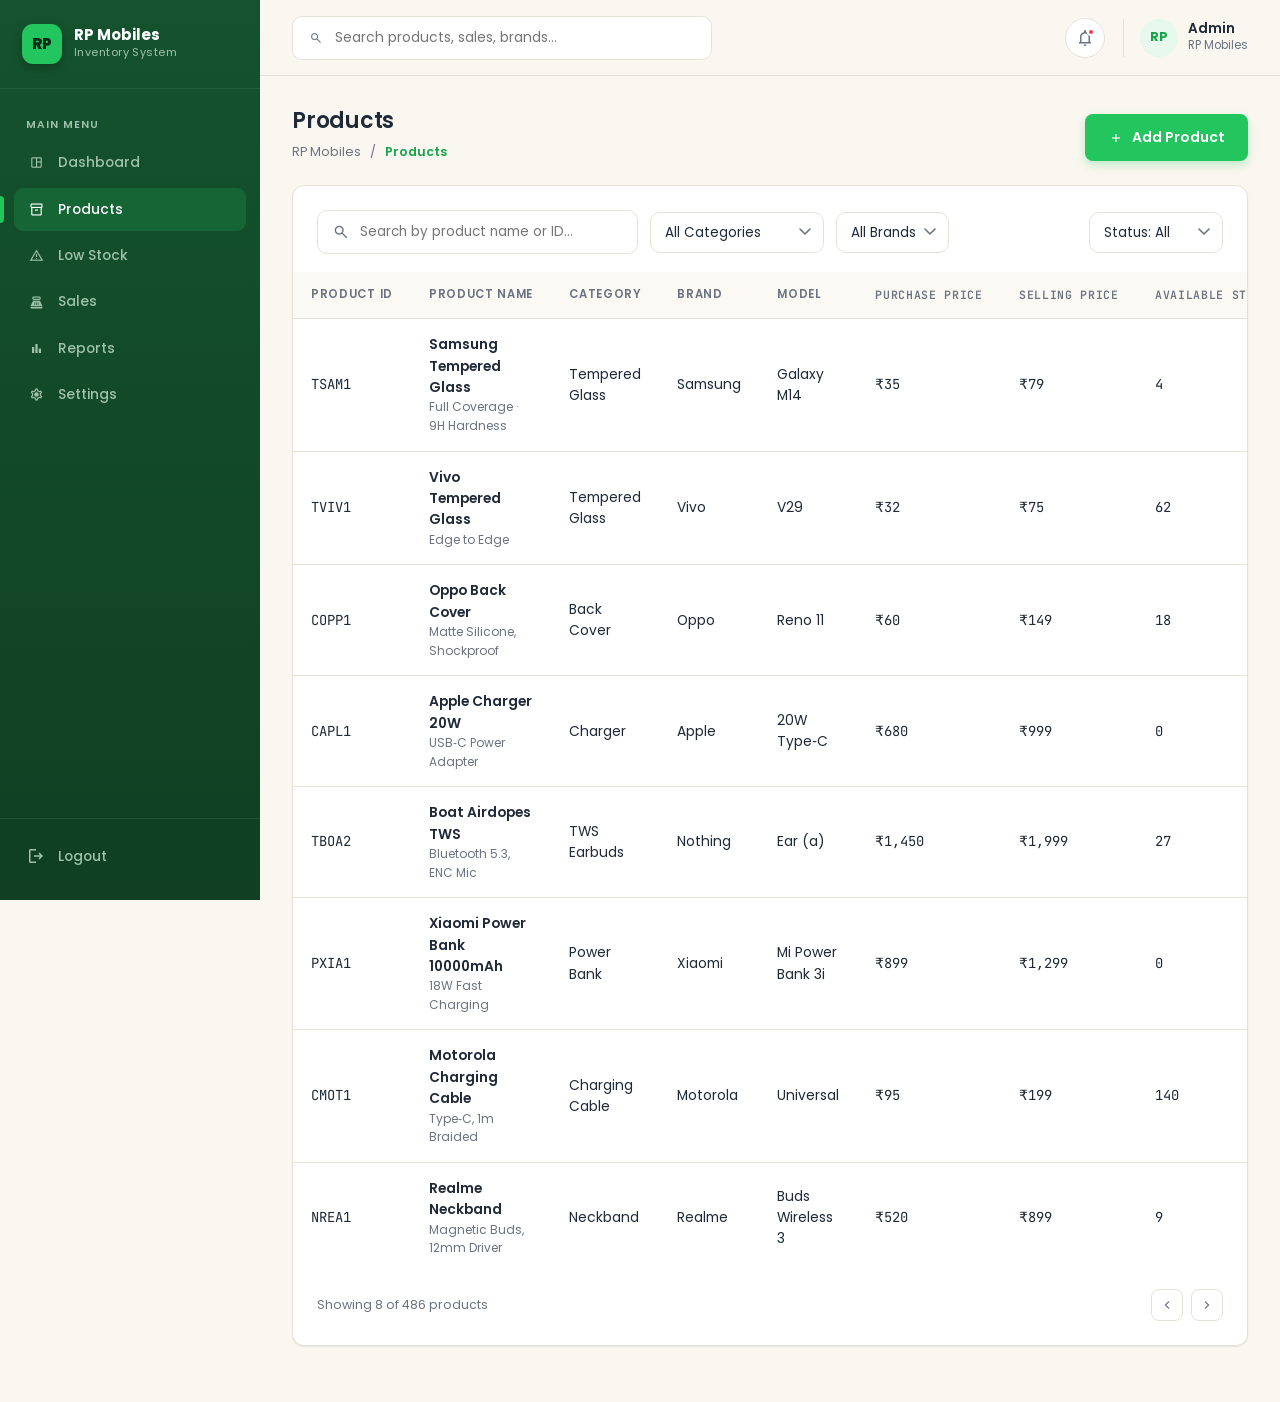
<file: products.html>
<!DOCTYPE html>
<html lang="en">
<head>
<meta charset="UTF-8">
<meta name="viewport" content="width=device-width, initial-scale=1.0">
<title>Products · RP Mobiles Inventory Management System</title>
<link rel="stylesheet" href="css/style.css">
<link rel="stylesheet" href="css/dashboard.css">
<link rel="stylesheet" href="css/responsive.css">
</head>
<body>

<input type="checkbox" id="sidebar-toggle" class="hide">

<div class="app-shell">
  <label for="sidebar-toggle" class="scrim"></label>

  <aside class="sidebar">
    <div class="sidebar-brand">
      <div class="brand-mark">RP</div>
      <div class="brand-text">
        <div class="brand-name">RP Mobiles</div>
        <div class="brand-tag">Inventory System</div>
      </div>
    </div>
    <nav class="sidebar-nav">
      <div class="nav-section-label">Main Menu</div>
      <a href="dashboard.html"><span class="material-symbols-outlined nav-ic">space_dashboard</span><span class="nav-label">Dashboard</span></a>
      <a href="products.html" class="active"><span class="material-symbols-outlined nav-ic">inventory_2</span><span class="nav-label">Products</span></a>
      <a href="low-stock.html"><span class="material-symbols-outlined nav-ic">warning</span><span class="nav-label">Low Stock</span></a>
      <a href="sales.html"><span class="material-symbols-outlined nav-ic">point_of_sale</span><span class="nav-label">Sales</span></a>
      <a href="reports.html"><span class="material-symbols-outlined nav-ic">bar_chart</span><span class="nav-label">Reports</span></a>
      <a href="settings.html"><span class="material-symbols-outlined nav-ic">settings</span><span class="nav-label">Settings</span></a>
    </nav>
    <div class="sidebar-foot">
      <a href="login.html"><span class="material-symbols-outlined nav-ic">logout</span><span class="nav-label">Logout</span></a>
    </div>
  </aside>

  <div class="main-col">
    <header class="topbar">
      <label for="sidebar-toggle" class="hamburger"><span class="material-symbols-outlined">menu</span></label>
      <div class="topbar-search">
        <span class="material-symbols-outlined ic">search</span>
        <input type="search" placeholder="Search products, sales, brands…">
      </div>
      <div class="topbar-right">
        <button class="icon-pill" type="button" aria-label="Notifications"><span class="material-symbols-outlined">notifications</span><span class="dot"></span></button>
        <div class="profile-chip">
          <div class="avatar">RP</div>
          <div><div class="p-name">Admin</div><div class="p-role">RP Mobiles</div></div>
        </div>
      </div>
    </header>

    <main class="page-body">

      <div class="page-heading">
        <div>
          <h1>Products</h1>
          <div class="crumbs">RP Mobiles <span class="sep">/</span> <span class="cur">Products</span></div>
        </div>
        <a href="add-product.html" class="btn btn-primary"><span class="material-symbols-outlined btn-icon">add</span> Add Product</a>
      </div>

      <div class="card">
        <div class="card-pad" style="padding-bottom:0;">
          <div class="toolbar">
            <div class="toolbar-left">
              <div class="search-input">
                <span class="material-symbols-outlined ic" style="font-size:18px; color:var(--text-secondary);">search</span>
                <input type="search" placeholder="Search by product name or ID…">
              </div>
              <select class="filter-select">
                <option>All Categories</option>
                <option>Tempered Glass</option>
                <option>Back Cover</option>
                <option>Charger</option>
                <option>Charging Cable</option>
                <option>Neckband</option>
                <option>TWS Earbuds</option>
                <option>Bluetooth Speaker</option>
                <option>Adapter</option>
                <option>Power Bank</option>
                <option>Memory Card</option>
              </select>
              <select class="filter-select">
                <option>All Brands</option>
                <option>Samsung</option><option>Vivo</option><option>Oppo</option><option>Realme</option>
                <option>Xiaomi</option><option>Apple</option><option>OnePlus</option><option>Motorola</option>
                <option>Nokia</option><option>Nothing</option>
              </select>
            </div>
            <div class="toolbar-right">
              <select class="filter-select">
                <option>Status: All</option>
                <option>In Stock</option>
                <option>Low Stock</option>
                <option>Out of Stock</option>
              </select>
            </div>
          </div>
        </div>

        <div class="table-wrap">
          <table class="data-table">
            <thead>
              <tr>
                <th>Product ID</th>
                <th>Product Name</th>
                <th>Category</th>
                <th>Brand</th>
                <th>Model</th>
                <th class="num">Purchase Price</th>
                <th class="num">Selling Price</th>
                <th class="num">Available Stock</th>
                <th>Status</th>
                <th>Actions</th>
              </tr>
            </thead>
            <tbody>
              <tr>
                <td class="mono">TSAM1</td>
                <td><div class="cell-title">Samsung Tempered Glass</div><div class="cell-sub">Full Coverage · 9H Hardness</div></td>
                <td>Tempered Glass</td>
                <td>Samsung</td>
                <td>Galaxy M14</td>
                <td class="num">₹35</td>
                <td class="num">₹79</td>
                <td class="num">4</td>
                <td><span class="badge badge-danger">Critical</span></td>
                <td class="row-actions">
                  <button class="icon-btn" type="button" aria-label="Edit"><span class="material-symbols-outlined" style="font-size:16px;">edit</span></button>
                  <button class="icon-btn danger" type="button" aria-label="Delete"><span class="material-symbols-outlined" style="font-size:16px;">delete</span></button>
                </td>
              </tr>
              <tr>
                <td class="mono">TVIV1</td>
                <td><div class="cell-title">Vivo Tempered Glass</div><div class="cell-sub">Edge to Edge</div></td>
                <td>Tempered Glass</td>
                <td>Vivo</td>
                <td>V29</td>
                <td class="num">₹32</td>
                <td class="num">₹75</td>
                <td class="num">62</td>
                <td><span class="badge badge-success">In Stock</span></td>
                <td class="row-actions">
                  <button class="icon-btn" type="button" aria-label="Edit"><span class="material-symbols-outlined" style="font-size:16px;">edit</span></button>
                  <button class="icon-btn danger" type="button" aria-label="Delete"><span class="material-symbols-outlined" style="font-size:16px;">delete</span></button>
                </td>
              </tr>
              <tr>
                <td class="mono">COPP1</td>
                <td><div class="cell-title">Oppo Back Cover</div><div class="cell-sub">Matte Silicone, Shockproof</div></td>
                <td>Back Cover</td>
                <td>Oppo</td>
                <td>Reno 11</td>
                <td class="num">₹60</td>
                <td class="num">₹149</td>
                <td class="num">18</td>
                <td><span class="badge badge-warning">Low Stock</span></td>
                <td class="row-actions">
                  <button class="icon-btn" type="button" aria-label="Edit"><span class="material-symbols-outlined" style="font-size:16px;">edit</span></button>
                  <button class="icon-btn danger" type="button" aria-label="Delete"><span class="material-symbols-outlined" style="font-size:16px;">delete</span></button>
                </td>
              </tr>
              <tr>
                <td class="mono">CAPL1</td>
                <td><div class="cell-title">Apple Charger 20W</div><div class="cell-sub">USB‑C Power Adapter</div></td>
                <td>Charger</td>
                <td>Apple</td>
                <td>20W Type‑C</td>
                <td class="num">₹680</td>
                <td class="num">₹999</td>
                <td class="num">0</td>
                <td><span class="badge badge-neutral">Out of Stock</span></td>
                <td class="row-actions">
                  <button class="icon-btn" type="button" aria-label="Edit"><span class="material-symbols-outlined" style="font-size:16px;">edit</span></button>
                  <button class="icon-btn danger" type="button" aria-label="Delete"><span class="material-symbols-outlined" style="font-size:16px;">delete</span></button>
                </td>
              </tr>
              <tr>
                <td class="mono">TBOA2</td>
                <td><div class="cell-title">Boat Airdopes TWS</div><div class="cell-sub">Bluetooth 5.3, ENC Mic</div></td>
                <td>TWS Earbuds</td>
                <td>Nothing</td>
                <td>Ear (a)</td>
                <td class="num">₹1,450</td>
                <td class="num">₹1,999</td>
                <td class="num">27</td>
                <td><span class="badge badge-success">In Stock</span></td>
                <td class="row-actions">
                  <button class="icon-btn" type="button" aria-label="Edit"><span class="material-symbols-outlined" style="font-size:16px;">edit</span></button>
                  <button class="icon-btn danger" type="button" aria-label="Delete"><span class="material-symbols-outlined" style="font-size:16px;">delete</span></button>
                </td>
              </tr>
              <tr>
                <td class="mono">PXIA1</td>
                <td><div class="cell-title">Xiaomi Power Bank 10000mAh</div><div class="cell-sub">18W Fast Charging</div></td>
                <td>Power Bank</td>
                <td>Xiaomi</td>
                <td>Mi Power Bank 3i</td>
                <td class="num">₹899</td>
                <td class="num">₹1,299</td>
                <td class="num">0</td>
                <td><span class="badge badge-neutral">Out of Stock</span></td>
                <td class="row-actions">
                  <button class="icon-btn" type="button" aria-label="Edit"><span class="material-symbols-outlined" style="font-size:16px;">edit</span></button>
                  <button class="icon-btn danger" type="button" aria-label="Delete"><span class="material-symbols-outlined" style="font-size:16px;">delete</span></button>
                </td>
              </tr>
              <tr>
                <td class="mono">CMOT1</td>
                <td><div class="cell-title">Motorola Charging Cable</div><div class="cell-sub">Type‑C, 1m Braided</div></td>
                <td>Charging Cable</td>
                <td>Motorola</td>
                <td>Universal</td>
                <td class="num">₹95</td>
                <td class="num">₹199</td>
                <td class="num">140</td>
                <td><span class="badge badge-success">In Stock</span></td>
                <td class="row-actions">
                  <button class="icon-btn" type="button" aria-label="Edit"><span class="material-symbols-outlined" style="font-size:16px;">edit</span></button>
                  <button class="icon-btn danger" type="button" aria-label="Delete"><span class="material-symbols-outlined" style="font-size:16px;">delete</span></button>
                </td>
              </tr>
              <tr>
                <td class="mono">NREA1</td>
                <td><div class="cell-title">Realme Neckband</div><div class="cell-sub">Magnetic Buds, 12mm Driver</div></td>
                <td>Neckband</td>
                <td>Realme</td>
                <td>Buds Wireless 3</td>
                <td class="num">₹520</td>
                <td class="num">₹899</td>
                <td class="num">9</td>
                <td><span class="badge badge-warning">Low Stock</span></td>
                <td class="row-actions">
                  <button class="icon-btn" type="button" aria-label="Edit"><span class="material-symbols-outlined" style="font-size:16px;">edit</span></button>
                  <button class="icon-btn danger" type="button" aria-label="Delete"><span class="material-symbols-outlined" style="font-size:16px;">delete</span></button>
                </td>
              </tr>
            </tbody>
          </table>
        </div>

        <div class="card-pad" style="display:flex; align-items:center; justify-content:space-between; padding-top:16px;">
          <span class="text-secondary" style="font-size:12.5px;">Showing 8 of 486 products</span>
          <div style="display:flex; gap:8px;">
            <button class="icon-btn" type="button" aria-label="Previous page"><span class="material-symbols-outlined" style="font-size:16px;">chevron_left</span></button>
            <button class="icon-btn" type="button" aria-label="Next page"><span class="material-symbols-outlined" style="font-size:16px;">chevron_right</span></button>
          </div>
        </div>
      </div>

    </main>
  </div>
</div>

</body>
</html>
</file>
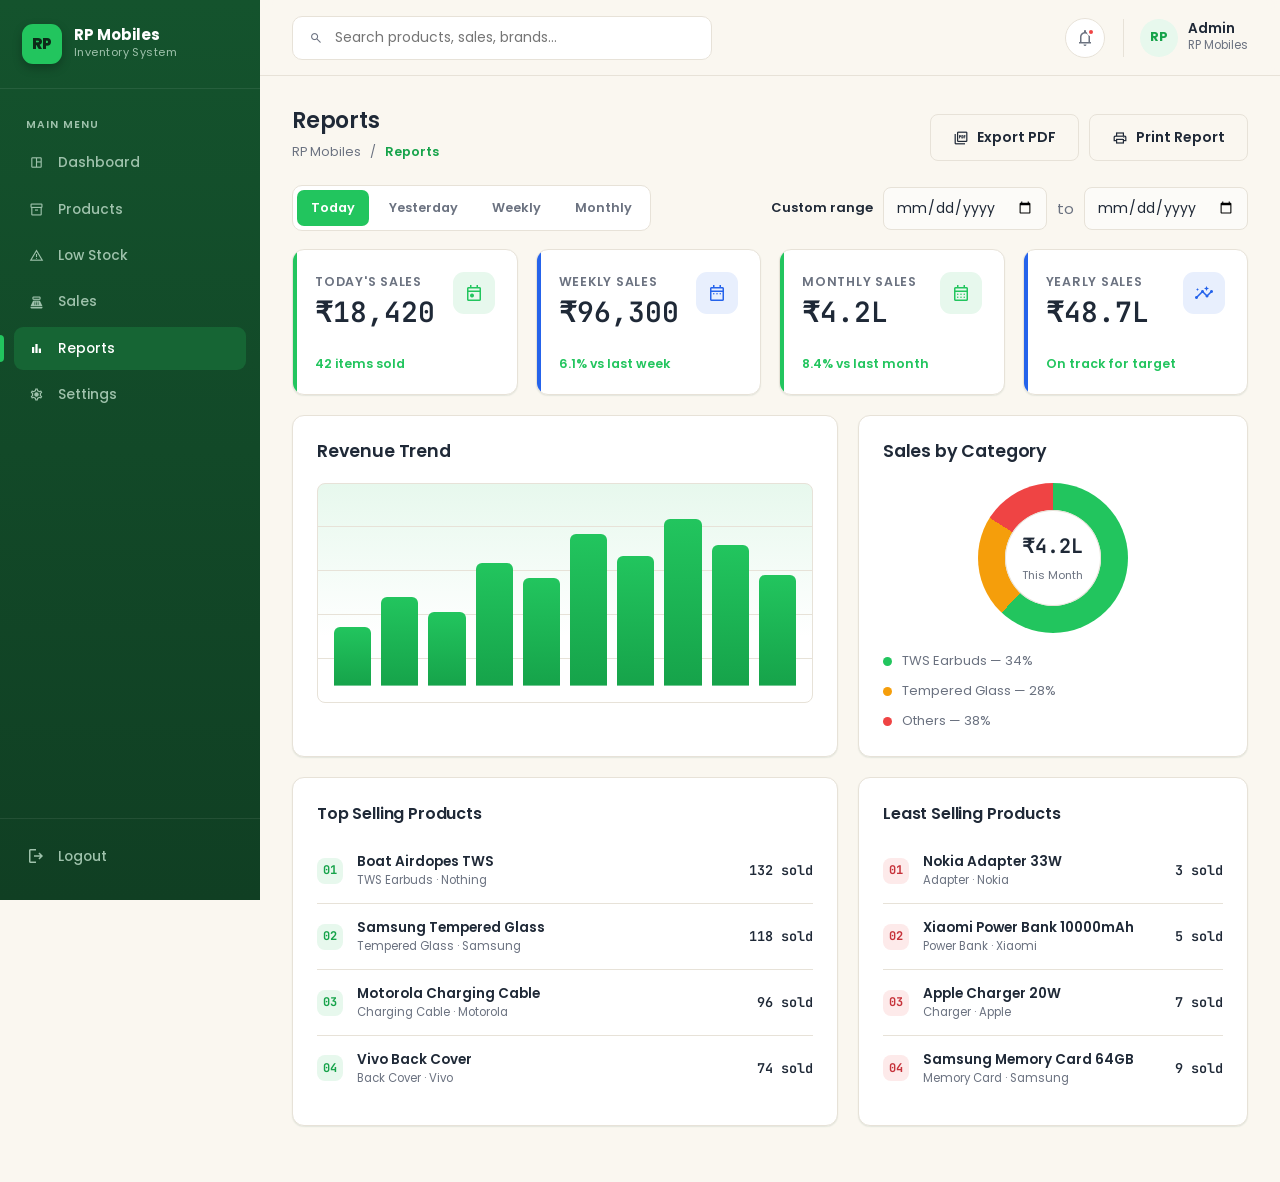
<file: reports.html>
<!DOCTYPE html>
<html lang="en">
<head>
<meta charset="UTF-8">
<meta name="viewport" content="width=device-width, initial-scale=1.0">
<title>Reports · RP Mobiles Inventory Management System</title>
<link rel="stylesheet" href="css/style.css">
<link rel="stylesheet" href="css/dashboard.css">
<link rel="stylesheet" href="css/responsive.css">
</head>
<body>

<input type="checkbox" id="sidebar-toggle" class="hide">

<div class="app-shell">
  <label for="sidebar-toggle" class="scrim"></label>

  <aside class="sidebar">
    <div class="sidebar-brand">
      <div class="brand-mark">RP</div>
      <div class="brand-text">
        <div class="brand-name">RP Mobiles</div>
        <div class="brand-tag">Inventory System</div>
      </div>
    </div>
    <nav class="sidebar-nav">
      <div class="nav-section-label">Main Menu</div>
      <a href="dashboard.html"><span class="material-symbols-outlined nav-ic">space_dashboard</span><span class="nav-label">Dashboard</span></a>
      <a href="products.html"><span class="material-symbols-outlined nav-ic">inventory_2</span><span class="nav-label">Products</span></a>
      <a href="low-stock.html"><span class="material-symbols-outlined nav-ic">warning</span><span class="nav-label">Low Stock</span></a>
      <a href="sales.html"><span class="material-symbols-outlined nav-ic">point_of_sale</span><span class="nav-label">Sales</span></a>
      <a href="reports.html" class="active"><span class="material-symbols-outlined nav-ic">bar_chart</span><span class="nav-label">Reports</span></a>
      <a href="settings.html"><span class="material-symbols-outlined nav-ic">settings</span><span class="nav-label">Settings</span></a>
    </nav>
    <div class="sidebar-foot">
      <a href="login.html"><span class="material-symbols-outlined nav-ic">logout</span><span class="nav-label">Logout</span></a>
    </div>
  </aside>

  <div class="main-col">
    <header class="topbar">
      <label for="sidebar-toggle" class="hamburger"><span class="material-symbols-outlined">menu</span></label>
      <div class="topbar-search">
        <span class="material-symbols-outlined ic">search</span>
        <input type="search" placeholder="Search products, sales, brands…">
      </div>
      <div class="topbar-right">
        <button class="icon-pill" type="button" aria-label="Notifications"><span class="material-symbols-outlined">notifications</span><span class="dot"></span></button>
        <div class="profile-chip">
          <div class="avatar">RP</div>
          <div><div class="p-name">Admin</div><div class="p-role">RP Mobiles</div></div>
        </div>
      </div>
    </header>

    <main class="page-body">

      <div class="page-heading">
        <div>
          <h1>Reports</h1>
          <div class="crumbs">RP Mobiles <span class="sep">/</span> <span class="cur">Reports</span></div>
        </div>
        <div style="display:flex; gap:10px;">
          <button class="btn btn-outline" type="button"><span class="material-symbols-outlined btn-icon">picture_as_pdf</span> Export PDF</button>
          <button class="btn btn-outline" type="button"><span class="material-symbols-outlined btn-icon">print</span> Print Report</button>
        </div>
      </div>

      <div class="toolbar">
        <div class="date-filter-tabs">
          <a href="#" class="active">Today</a>
          <a href="#">Yesterday</a>
          <a href="#">Weekly</a>
          <a href="#">Monthly</a>
        </div>
        <div class="toolbar-right">
          <div class="field" style="flex-direction:row; align-items:center; gap:10px;">
            <label style="font-size:13px; margin:0; white-space:nowrap;">Custom range</label>
            <input type="date" style="padding:9px 12px;">
            <span class="text-secondary">to</span>
            <input type="date" style="padding:9px 12px;">
          </div>
        </div>
      </div>

      <div class="stat-grid">
        <div class="stat-card accent-green">
          <div class="stat-top">
            <div><div class="stat-label">Today's Sales</div><div class="stat-value">₹18,420</div></div>
            <div class="stat-icon"><span class="material-symbols-outlined">today</span></div>
          </div>
          <span class="stat-delta up">42 items sold</span>
        </div>
        <div class="stat-card accent-blue">
          <div class="stat-top">
            <div><div class="stat-label">Weekly Sales</div><div class="stat-value">₹96,300</div></div>
            <div class="stat-icon"><span class="material-symbols-outlined">date_range</span></div>
          </div>
          <span class="stat-delta up">6.1% vs last week</span>
        </div>
        <div class="stat-card accent-green">
          <div class="stat-top">
            <div><div class="stat-label">Monthly Sales</div><div class="stat-value">₹4.2L</div></div>
            <div class="stat-icon"><span class="material-symbols-outlined">calendar_month</span></div>
          </div>
          <span class="stat-delta up">8.4% vs last month</span>
        </div>
        <div class="stat-card accent-blue">
          <div class="stat-top">
            <div><div class="stat-label">Yearly Sales</div><div class="stat-value">₹48.7L</div></div>
            <div class="stat-icon"><span class="material-symbols-outlined">insights</span></div>
          </div>
          <span class="stat-delta up">On track for target</span>
        </div>
      </div>

      <div class="report-charts-grid" style="margin-top:20px;">
        <div class="card chart-card">
          <h3 style="margin-bottom:18px;">Revenue Trend</h3>
          <div class="chart-placeholder" role="img" aria-label="Bar chart placeholder showing revenue trend">
            <div class="bar" style="height:32%"></div>
            <div class="bar" style="height:48%"></div>
            <div class="bar" style="height:40%"></div>
            <div class="bar" style="height:66%"></div>
            <div class="bar" style="height:58%"></div>
            <div class="bar" style="height:82%"></div>
            <div class="bar" style="height:70%"></div>
            <div class="bar" style="height:90%"></div>
            <div class="bar" style="height:76%"></div>
            <div class="bar" style="height:60%"></div>
          </div>
        </div>

        <div class="card chart-card">
          <h3 style="margin-bottom:18px;">Sales by Category</h3>
          <div class="donut" role="img" aria-label="Donut chart placeholder showing sales split by category">
            <div class="donut-label"><strong>₹4.2L</strong><span>This Month</span></div>
          </div>
          <div class="legend">
            <div class="legend-item"><span class="dot" style="background:var(--primary)"></span> TWS Earbuds — 34%</div>
            <div class="legend-item"><span class="dot" style="background:var(--warning)"></span> Tempered Glass — 28%</div>
            <div class="legend-item"><span class="dot" style="background:var(--danger)"></span> Others — 38%</div>
          </div>
        </div>
      </div>

      <div class="report-charts-grid" style="margin-top:20px;">
        <div class="card card-pad">
          <div class="card-head" style="padding:0 0 12px; border:none;"><h3>Top Selling Products</h3></div>
          <div class="top-products-list">
            <div class="rank-row">
              <div class="rank-badge">01</div>
              <div><div class="r-name">Boat Airdopes TWS</div><div class="r-meta">TWS Earbuds · Nothing</div></div>
              <div class="r-value">132 sold</div>
            </div>
            <div class="rank-row">
              <div class="rank-badge">02</div>
              <div><div class="r-name">Samsung Tempered Glass</div><div class="r-meta">Tempered Glass · Samsung</div></div>
              <div class="r-value">118 sold</div>
            </div>
            <div class="rank-row">
              <div class="rank-badge">03</div>
              <div><div class="r-name">Motorola Charging Cable</div><div class="r-meta">Charging Cable · Motorola</div></div>
              <div class="r-value">96 sold</div>
            </div>
            <div class="rank-row">
              <div class="rank-badge">04</div>
              <div><div class="r-name">Vivo Back Cover</div><div class="r-meta">Back Cover · Vivo</div></div>
              <div class="r-value">74 sold</div>
            </div>
          </div>
        </div>

        <div class="card card-pad">
          <div class="card-head" style="padding:0 0 12px; border:none;"><h3>Least Selling Products</h3></div>
          <div class="top-products-list">
            <div class="rank-row least">
              <div class="rank-badge">01</div>
              <div><div class="r-name">Nokia Adapter 33W</div><div class="r-meta">Adapter · Nokia</div></div>
              <div class="r-value">3 sold</div>
            </div>
            <div class="rank-row least">
              <div class="rank-badge">02</div>
              <div><div class="r-name">Xiaomi Power Bank 10000mAh</div><div class="r-meta">Power Bank · Xiaomi</div></div>
              <div class="r-value">5 sold</div>
            </div>
            <div class="rank-row least">
              <div class="rank-badge">03</div>
              <div><div class="r-name">Apple Charger 20W</div><div class="r-meta">Charger · Apple</div></div>
              <div class="r-value">7 sold</div>
            </div>
            <div class="rank-row least">
              <div class="rank-badge">04</div>
              <div><div class="r-name">Samsung Memory Card 64GB</div><div class="r-meta">Memory Card · Samsung</div></div>
              <div class="r-value">9 sold</div>
            </div>
          </div>
        </div>
      </div>

    </main>
  </div>
</div>

</body>
</html>
</file>
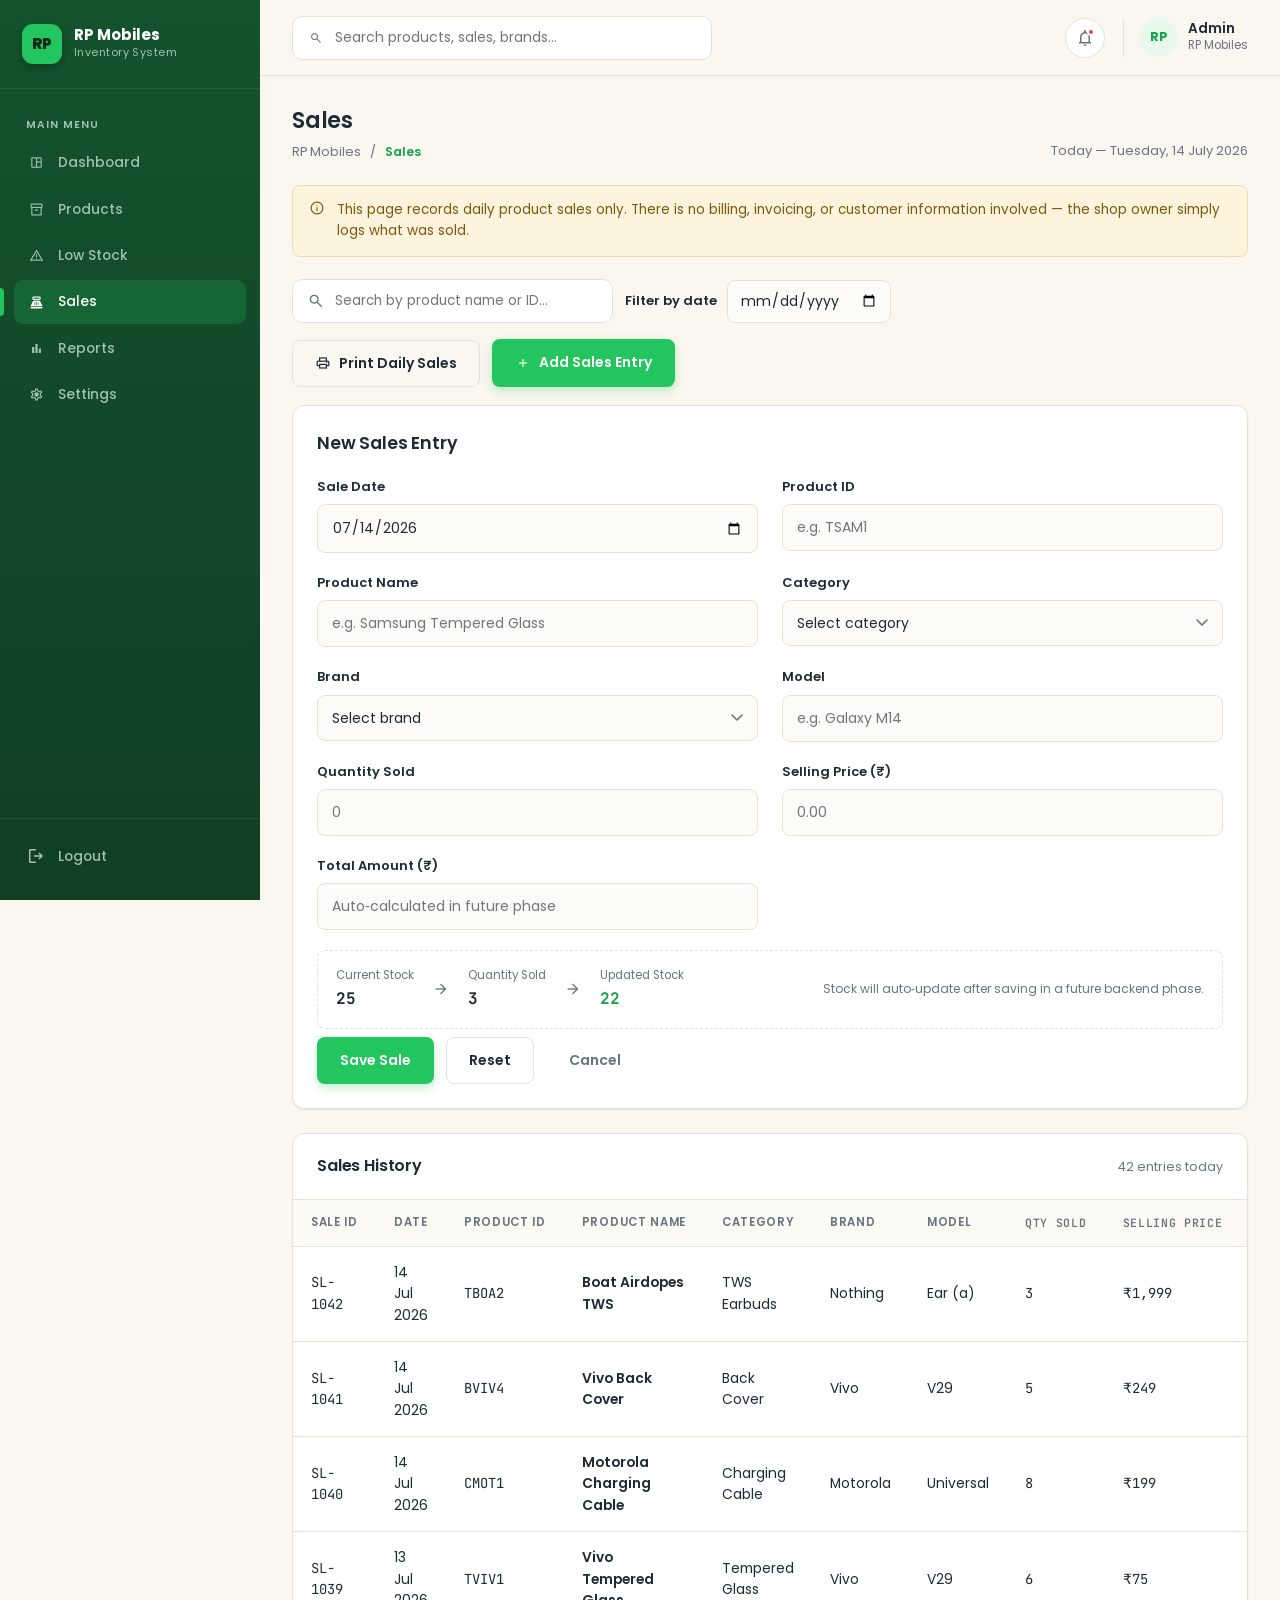
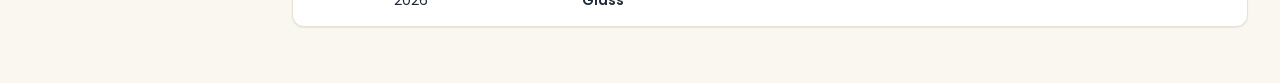
<file: sales.html>
<!DOCTYPE html>
<html lang="en">
<head>
<meta charset="UTF-8">
<meta name="viewport" content="width=device-width, initial-scale=1.0">
<title>Sales · RP Mobiles Inventory Management System</title>
<link rel="stylesheet" href="css/style.css">
<link rel="stylesheet" href="css/dashboard.css">
<link rel="stylesheet" href="css/responsive.css">
</head>
<body>

<input type="checkbox" id="sidebar-toggle" class="hide">

<div class="app-shell">
  <label for="sidebar-toggle" class="scrim"></label>

  <aside class="sidebar">
    <div class="sidebar-brand">
      <div class="brand-mark">RP</div>
      <div class="brand-text">
        <div class="brand-name">RP Mobiles</div>
        <div class="brand-tag">Inventory System</div>
      </div>
    </div>
    <nav class="sidebar-nav">
      <div class="nav-section-label">Main Menu</div>
      <a href="dashboard.html"><span class="material-symbols-outlined nav-ic">space_dashboard</span><span class="nav-label">Dashboard</span></a>
      <a href="products.html"><span class="material-symbols-outlined nav-ic">inventory_2</span><span class="nav-label">Products</span></a>
      <a href="low-stock.html"><span class="material-symbols-outlined nav-ic">warning</span><span class="nav-label">Low Stock</span></a>
      <a href="sales.html" class="active"><span class="material-symbols-outlined nav-ic">point_of_sale</span><span class="nav-label">Sales</span></a>
      <a href="reports.html"><span class="material-symbols-outlined nav-ic">bar_chart</span><span class="nav-label">Reports</span></a>
      <a href="settings.html"><span class="material-symbols-outlined nav-ic">settings</span><span class="nav-label">Settings</span></a>
    </nav>
    <div class="sidebar-foot">
      <a href="login.html"><span class="material-symbols-outlined nav-ic">logout</span><span class="nav-label">Logout</span></a>
    </div>
  </aside>

  <div class="main-col">
    <header class="topbar">
      <label for="sidebar-toggle" class="hamburger"><span class="material-symbols-outlined">menu</span></label>
      <div class="topbar-search">
        <span class="material-symbols-outlined ic">search</span>
        <input type="search" placeholder="Search products, sales, brands…">
      </div>
      <div class="topbar-right">
        <button class="icon-pill" type="button" aria-label="Notifications"><span class="material-symbols-outlined">notifications</span><span class="dot"></span></button>
        <div class="profile-chip">
          <div class="avatar">RP</div>
          <div><div class="p-name">Admin</div><div class="p-role">RP Mobiles</div></div>
        </div>
      </div>
    </header>

    <main class="page-body">

      <div class="page-heading">
        <div>
          <h1>Sales</h1>
          <div class="crumbs">RP Mobiles <span class="sep">/</span> <span class="cur">Sales</span></div>
        </div>
        <div class="text-secondary" style="font-size:13px;">Today — Tuesday, 14 July 2026</div>
      </div>

      <div class="note-box" style="margin-bottom:22px;">
        <span class="material-symbols-outlined note-icon">info</span>
        <span>This page records daily product sales only. There is no billing, invoicing, or customer information involved — the shop owner simply logs what was sold.</span>
      </div>

      <div class="toolbar">
        <div class="toolbar-left">
          <div class="search-input">
            <span class="material-symbols-outlined ic" style="font-size:18px; color:var(--text-secondary);">search</span>
            <input type="search" placeholder="Search by product name or ID…">
          </div>
          <div class="field" style="flex-direction:row; align-items:center; gap:10px;">
            <label for="filter-date" style="font-size:13px; margin:0; white-space:nowrap;">Filter by date</label>
            <input type="date" id="filter-date" style="padding:9px 12px;">
          </div>
        </div>
        <div class="toolbar-right">
          <button class="btn btn-outline" type="button"><span class="material-symbols-outlined btn-icon">print</span> Print Daily Sales</button>
          <a href="#sales-entry-form" class="btn btn-primary"><span class="material-symbols-outlined btn-icon">add</span> Add Sales Entry</a>
        </div>
      </div>

      <!-- ---- Sales Entry Form ---- -->
      <div class="card card-pad" id="sales-entry-form" style="margin-bottom:24px;">
        <h3 style="margin-bottom:20px;">New Sales Entry</h3>
        <form action="#" method="post">
          <div class="form-grid">
            <div class="field">
              <label for="sale-date">Sale Date</label>
              <input type="date" id="sale-date" name="sale-date" value="2026-07-14">
            </div>
            <div class="field">
              <label for="sale-pid">Product ID</label>
              <input type="text" id="sale-pid" name="sale-pid" placeholder="e.g. TSAM1">
            </div>
            <div class="field">
              <label for="sale-pname">Product Name</label>
              <input type="text" id="sale-pname" name="sale-pname" placeholder="e.g. Samsung Tempered Glass">
            </div>
            <div class="field">
              <label for="sale-category">Category</label>
              <select id="sale-category" name="sale-category">
                <option value="">Select category</option>
                <option>Tempered Glass</option>
                <option>Back Cover</option>
                <option>Charger</option>
                <option>Charging Cable</option>
                <option>Neckband</option>
                <option>TWS Earbuds</option>
                <option>Bluetooth Speaker</option>
                <option>Adapter</option>
                <option>Power Bank</option>
                <option>Memory Card</option>
              </select>
            </div>
            <div class="field">
              <label for="sale-brand">Brand</label>
              <select id="sale-brand" name="sale-brand">
                <option value="">Select brand</option>
                <option>Samsung</option><option>Vivo</option><option>Oppo</option><option>Realme</option>
                <option>Xiaomi</option><option>Apple</option><option>OnePlus</option><option>Motorola</option>
                <option>Nokia</option><option>Nothing</option>
              </select>
            </div>
            <div class="field">
              <label for="sale-model">Model</label>
              <input type="text" id="sale-model" name="sale-model" placeholder="e.g. Galaxy M14">
            </div>
            <div class="field">
              <label for="sale-qty">Quantity Sold</label>
              <input type="number" id="sale-qty" name="sale-qty" min="1" placeholder="0">
            </div>
            <div class="field">
              <label for="sale-price">Selling Price (₹)</label>
              <input type="number" id="sale-price" name="sale-price" min="0" step="0.01" placeholder="0.00">
            </div>
            <div class="field">
              <label for="sale-total">Total Amount (₹)</label>
              <input type="text" id="sale-total" name="sale-total" placeholder="Auto‑calculated in future phase" readonly>
            </div>
          </div>

          <div class="stock-preview" style="margin-top:20px;">
            <div class="sp-item"><span>Current Stock</span><b>25</b></div>
            <span class="arrow material-symbols-outlined">arrow_forward</span>
            <div class="sp-item"><span>Quantity Sold</span><b>3</b></div>
            <span class="arrow material-symbols-outlined">arrow_forward</span>
            <div class="sp-item result"><span>Updated Stock</span><b>22</b></div>
            <span class="text-secondary" style="font-size:12px; margin-left:auto;">Stock will auto‑update after saving in a future backend phase.</span>
          </div>

          <div class="form-actions">
            <button type="submit" class="btn btn-primary">Save Sale</button>
            <button type="reset" class="btn btn-outline">Reset</button>
            <a href="sales.html" class="btn btn-ghost">Cancel</a>
          </div>
        </form>
      </div>

      <!-- ---- Sales History ---- -->
      <div class="card">
        <div class="card-head">
          <h3>Sales History</h3>
          <span class="text-secondary" style="font-size:12.5px;">42 entries today</span>
        </div>
        <div class="table-wrap">
          <table class="data-table">
            <thead>
              <tr>
                <th>Sale ID</th>
                <th>Date</th>
                <th>Product ID</th>
                <th>Product Name</th>
                <th>Category</th>
                <th>Brand</th>
                <th>Model</th>
                <th class="num">Qty Sold</th>
                <th class="num">Selling Price</th>
                <th class="num">Total Amount</th>
                <th>Actions</th>
              </tr>
            </thead>
            <tbody>
              <tr>
                <td class="mono">SL-1042</td>
                <td>14 Jul 2026</td>
                <td class="mono">TBOA2</td>
                <td class="cell-title">Boat Airdopes TWS</td>
                <td>TWS Earbuds</td>
                <td>Nothing</td>
                <td>Ear (a)</td>
                <td class="num">3</td>
                <td class="num">₹1,999</td>
                <td class="num">₹5,997</td>
                <td class="row-actions">
                  <button class="icon-btn" type="button" aria-label="Edit"><span class="material-symbols-outlined" style="font-size:16px;">edit</span></button>
                  <button class="icon-btn danger" type="button" aria-label="Delete"><span class="material-symbols-outlined" style="font-size:16px;">delete</span></button>
                </td>
              </tr>
              <tr>
                <td class="mono">SL-1041</td>
                <td>14 Jul 2026</td>
                <td class="mono">BVIV4</td>
                <td class="cell-title">Vivo Back Cover</td>
                <td>Back Cover</td>
                <td>Vivo</td>
                <td>V29</td>
                <td class="num">5</td>
                <td class="num">₹249</td>
                <td class="num">₹1,245</td>
                <td class="row-actions">
                  <button class="icon-btn" type="button" aria-label="Edit"><span class="material-symbols-outlined" style="font-size:16px;">edit</span></button>
                  <button class="icon-btn danger" type="button" aria-label="Delete"><span class="material-symbols-outlined" style="font-size:16px;">delete</span></button>
                </td>
              </tr>
              <tr>
                <td class="mono">SL-1040</td>
                <td>14 Jul 2026</td>
                <td class="mono">CMOT1</td>
                <td class="cell-title">Motorola Charging Cable</td>
                <td>Charging Cable</td>
                <td>Motorola</td>
                <td>Universal</td>
                <td class="num">8</td>
                <td class="num">₹199</td>
                <td class="num">₹1,592</td>
                <td class="row-actions">
                  <button class="icon-btn" type="button" aria-label="Edit"><span class="material-symbols-outlined" style="font-size:16px;">edit</span></button>
                  <button class="icon-btn danger" type="button" aria-label="Delete"><span class="material-symbols-outlined" style="font-size:16px;">delete</span></button>
                </td>
              </tr>
              <tr>
                <td class="mono">SL-1039</td>
                <td>13 Jul 2026</td>
                <td class="mono">TVIV1</td>
                <td class="cell-title">Vivo Tempered Glass</td>
                <td>Tempered Glass</td>
                <td>Vivo</td>
                <td>V29</td>
                <td class="num">6</td>
                <td class="num">₹75</td>
                <td class="num">₹450</td>
                <td class="row-actions">
                  <button class="icon-btn" type="button" aria-label="Edit"><span class="material-symbols-outlined" style="font-size:16px;">edit</span></button>
                  <button class="icon-btn danger" type="button" aria-label="Delete"><span class="material-symbols-outlined" style="font-size:16px;">delete</span></button>
                </td>
              </tr>
            </tbody>
          </table>
        </div>
      </div>

      <!-- ---- Printable daily report (hidden on screen, shown on print) ---- -->
      <div class="print-only card card-pad" style="margin-top:20px;">
        <h3>RP Mobiles — Daily Sales Report</h3>
        <p>Date: 14 July 2026</p>
        <table class="data-table">
          <thead>
            <tr><th>Date</th><th>Product ID</th><th>Product Name</th><th>Category</th><th>Brand</th><th>Model</th><th>Qty Sold</th><th>Selling Price</th><th>Total Amount</th></tr>
          </thead>
          <tbody>
            <tr><td>14 Jul 2026</td><td>TBOA2</td><td>Boat Airdopes TWS</td><td>TWS Earbuds</td><td>Nothing</td><td>Ear (a)</td><td>3</td><td>₹1,999</td><td>₹5,997</td></tr>
            <tr><td>14 Jul 2026</td><td>BVIV4</td><td>Vivo Back Cover</td><td>Back Cover</td><td>Vivo</td><td>V29</td><td>5</td><td>₹249</td><td>₹1,245</td></tr>
            <tr><td>14 Jul 2026</td><td>CMOT1</td><td>Motorola Charging Cable</td><td>Charging Cable</td><td>Motorola</td><td>Universal</td><td>8</td><td>₹199</td><td>₹1,592</td></tr>
          </tbody>
        </table>
        <p style="margin-top:16px;"><strong>Total Items Sold:</strong> 16 &nbsp; | &nbsp; <strong>Total Revenue:</strong> ₹8,834</p>
      </div>

    </main>
  </div>
</div>

</body>
</html>
</file>
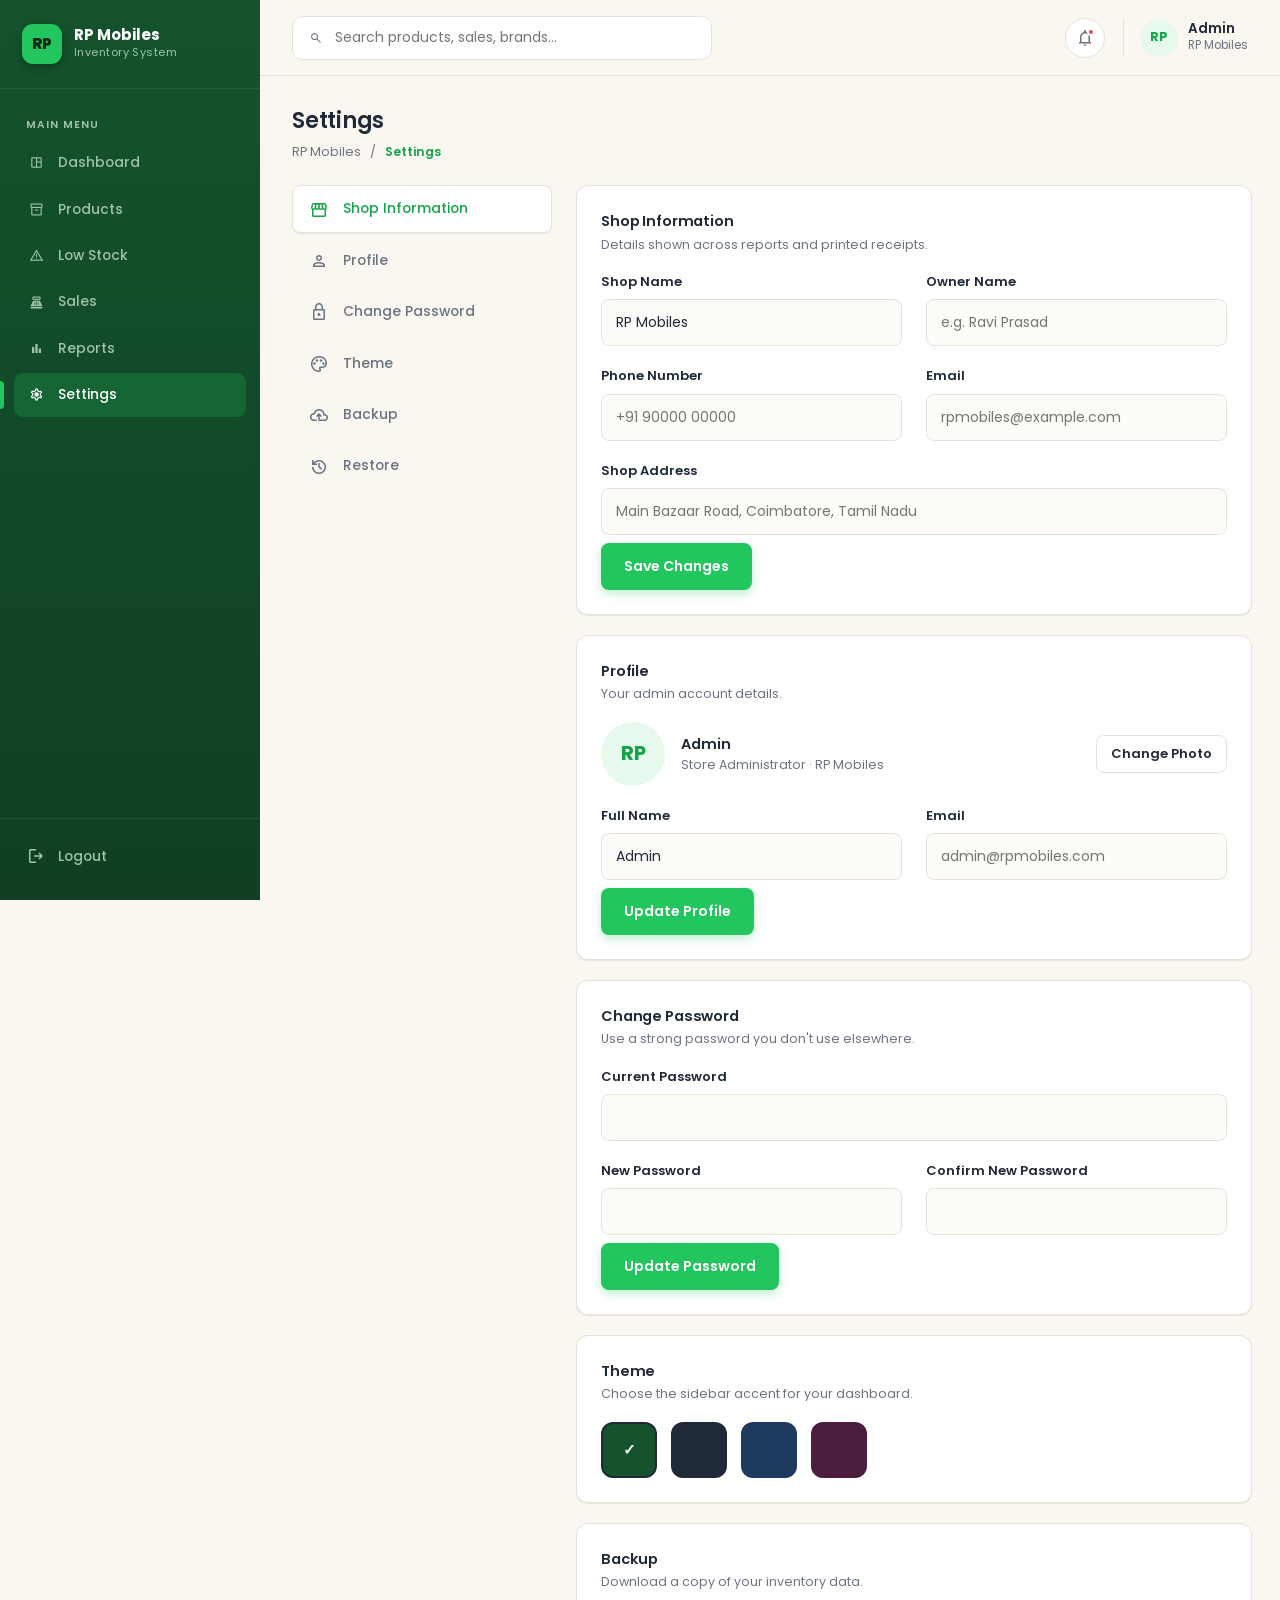
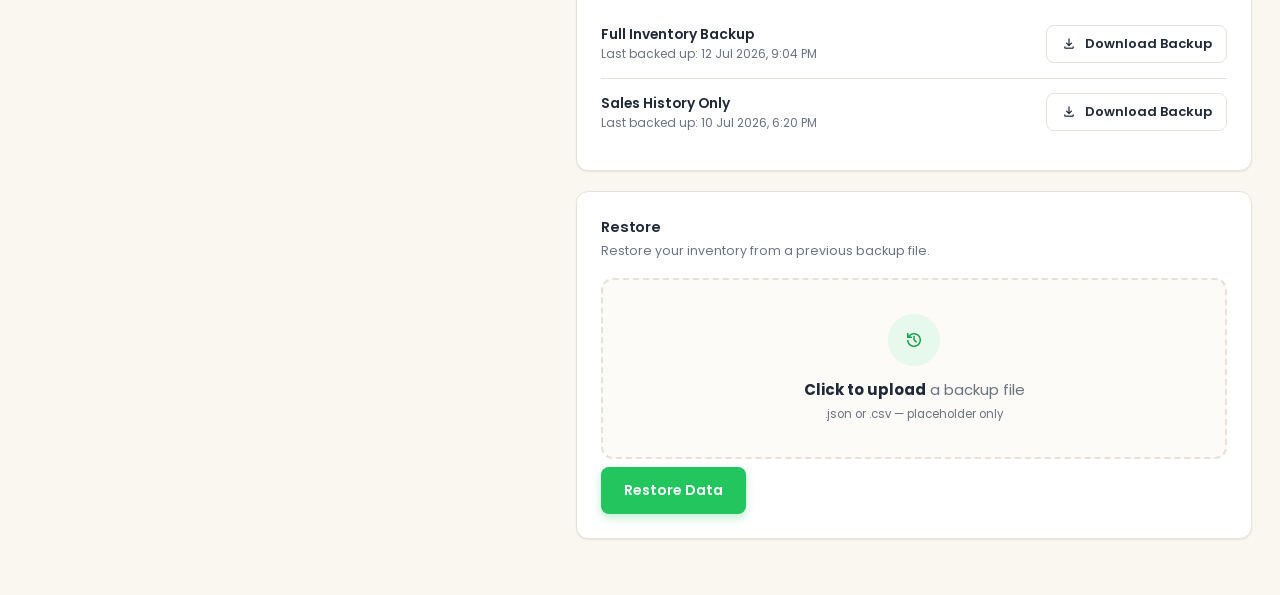
<file: settings.html>
<!DOCTYPE html>
<html lang="en">
<head>
<meta charset="UTF-8">
<meta name="viewport" content="width=device-width, initial-scale=1.0">
<title>Settings · RP Mobiles Inventory Management System</title>
<link rel="stylesheet" href="css/style.css">
<link rel="stylesheet" href="css/dashboard.css">
<link rel="stylesheet" href="css/responsive.css">
</head>
<body>

<input type="checkbox" id="sidebar-toggle" class="hide">

<div class="app-shell">
  <label for="sidebar-toggle" class="scrim"></label>

  <aside class="sidebar">
    <div class="sidebar-brand">
      <div class="brand-mark">RP</div>
      <div class="brand-text">
        <div class="brand-name">RP Mobiles</div>
        <div class="brand-tag">Inventory System</div>
      </div>
    </div>
    <nav class="sidebar-nav">
      <div class="nav-section-label">Main Menu</div>
      <a href="dashboard.html"><span class="material-symbols-outlined nav-ic">space_dashboard</span><span class="nav-label">Dashboard</span></a>
      <a href="products.html"><span class="material-symbols-outlined nav-ic">inventory_2</span><span class="nav-label">Products</span></a>
      <a href="low-stock.html"><span class="material-symbols-outlined nav-ic">warning</span><span class="nav-label">Low Stock</span></a>
      <a href="sales.html"><span class="material-symbols-outlined nav-ic">point_of_sale</span><span class="nav-label">Sales</span></a>
      <a href="reports.html"><span class="material-symbols-outlined nav-ic">bar_chart</span><span class="nav-label">Reports</span></a>
      <a href="settings.html" class="active"><span class="material-symbols-outlined nav-ic">settings</span><span class="nav-label">Settings</span></a>
    </nav>
    <div class="sidebar-foot">
      <a href="login.html"><span class="material-symbols-outlined nav-ic">logout</span><span class="nav-label">Logout</span></a>
    </div>
  </aside>

  <div class="main-col">
    <header class="topbar">
      <label for="sidebar-toggle" class="hamburger"><span class="material-symbols-outlined">menu</span></label>
      <div class="topbar-search">
        <span class="material-symbols-outlined ic">search</span>
        <input type="search" placeholder="Search products, sales, brands…">
      </div>
      <div class="topbar-right">
        <button class="icon-pill" type="button" aria-label="Notifications"><span class="material-symbols-outlined">notifications</span><span class="dot"></span></button>
        <div class="profile-chip">
          <div class="avatar">RP</div>
          <div><div class="p-name">Admin</div><div class="p-role">RP Mobiles</div></div>
        </div>
      </div>
    </header>

    <main class="page-body">

      <div class="page-heading">
        <div>
          <h1>Settings</h1>
          <div class="crumbs">RP Mobiles <span class="sep">/</span> <span class="cur">Settings</span></div>
        </div>
      </div>

      <div class="settings-layout">

        <nav class="settings-nav">
          <a href="#shop-info" class="active"><span class="material-symbols-outlined nav-ic">storefront</span> Shop Information</a>
          <a href="#profile"><span class="material-symbols-outlined nav-ic">person</span> Profile</a>
          <a href="#password"><span class="material-symbols-outlined nav-ic">lock</span> Change Password</a>
          <a href="#theme"><span class="material-symbols-outlined nav-ic">palette</span> Theme</a>
          <a href="#backup"><span class="material-symbols-outlined nav-ic">cloud_upload</span> Backup</a>
          <a href="#restore"><span class="material-symbols-outlined nav-ic">restore</span> Restore</a>
        </nav>

        <div class="settings-panel">

          <!-- Shop Information -->
          <div class="card card-pad" id="shop-info">
            <h4>Shop Information</h4>
            <p class="sub">Details shown across reports and printed receipts.</p>
            <form action="#">
              <div class="form-grid">
                <div class="field"><label for="shop-name">Shop Name</label><input type="text" id="shop-name" value="RP Mobiles"></div>
                <div class="field"><label for="shop-owner">Owner Name</label><input type="text" id="shop-owner" placeholder="e.g. Ravi Prasad"></div>
                <div class="field"><label for="shop-phone">Phone Number</label><input type="text" id="shop-phone" placeholder="+91 90000 00000"></div>
                <div class="field"><label for="shop-email">Email</label><input type="email" id="shop-email" placeholder="rpmobiles@example.com"></div>
                <div class="field full"><label for="shop-address">Shop Address</label><input type="text" id="shop-address" placeholder="Main Bazaar Road, Coimbatore, Tamil Nadu"></div>
              </div>
              <div class="form-actions"><button type="submit" class="btn btn-primary">Save Changes</button></div>
            </form>
          </div>

          <!-- Profile -->
          <div class="card card-pad" id="profile">
            <h4>Profile</h4>
            <p class="sub">Your admin account details.</p>
            <div style="display:flex; align-items:center; gap:16px; margin-bottom:20px;">
              <div class="avatar" style="width:64px; height:64px; font-size:20px;">RP</div>
              <div>
                <div style="font-weight:600; font-size:14.5px;">Admin</div>
                <div class="text-secondary" style="font-size:12.5px;">Store Administrator · RP Mobiles</div>
              </div>
              <button class="btn btn-outline btn-sm" type="button" style="margin-left:auto;">Change Photo</button>
            </div>
            <div class="form-grid">
              <div class="field"><label for="admin-name">Full Name</label><input type="text" id="admin-name" value="Admin"></div>
              <div class="field"><label for="admin-email">Email</label><input type="email" id="admin-email" placeholder="admin@rpmobiles.com"></div>
            </div>
            <div class="form-actions"><button type="submit" class="btn btn-primary">Update Profile</button></div>
          </div>

          <!-- Change Password -->
          <div class="card card-pad" id="password">
            <h4>Change Password</h4>
            <p class="sub">Use a strong password you don't use elsewhere.</p>
            <form action="#">
              <div class="form-grid">
                <div class="field full"><label for="cur-pass">Current Password</label><input type="password" id="cur-pass"></div>
                <div class="field"><label for="new-pass">New Password</label><input type="password" id="new-pass"></div>
                <div class="field"><label for="confirm-pass">Confirm New Password</label><input type="password" id="confirm-pass"></div>
              </div>
              <div class="form-actions"><button type="submit" class="btn btn-primary">Update Password</button></div>
            </form>
          </div>

          <!-- Theme -->
          <div class="card card-pad" id="theme">
            <h4>Theme</h4>
            <p class="sub">Choose the sidebar accent for your dashboard.</p>
            <div class="theme-swatches">
              <div class="swatch swatch-forest selected" title="Forest Green (default)"></div>
              <div class="swatch swatch-charcoal" title="Charcoal"></div>
              <div class="swatch swatch-navy" title="Navy"></div>
              <div class="swatch swatch-plum" title="Plum"></div>
            </div>
          </div>

          <!-- Backup -->
          <div class="card card-pad" id="backup">
            <h4>Backup</h4>
            <p class="sub">Download a copy of your inventory data.</p>
            <div class="backup-row">
              <div><div class="b-title">Full Inventory Backup</div><div class="b-meta">Last backed up: 12 Jul 2026, 9:04 PM</div></div>
              <button class="btn btn-outline btn-sm" type="button"><span class="material-symbols-outlined btn-icon" style="font-size:16px;">download</span> Download Backup</button>
            </div>
            <div class="backup-row">
              <div><div class="b-title">Sales History Only</div><div class="b-meta">Last backed up: 10 Jul 2026, 6:20 PM</div></div>
              <button class="btn btn-outline btn-sm" type="button"><span class="material-symbols-outlined btn-icon" style="font-size:16px;">download</span> Download Backup</button>
            </div>
          </div>

          <!-- Restore -->
          <div class="card card-pad" id="restore">
            <h4>Restore</h4>
            <p class="sub">Restore your inventory from a previous backup file.</p>
            <div class="upload-box">
              <div class="upload-icon"><span class="material-symbols-outlined">restore</span></div>
              <p style="margin-bottom:4px;"><strong>Click to upload</strong> a backup file</p>
              <p style="margin:0; font-size:11.5px;">.json or .csv — placeholder only</p>
            </div>
            <div class="form-actions"><button type="button" class="btn btn-primary">Restore Data</button></div>
          </div>

        </div>
      </div>

    </main>
  </div>
</div>

</body>
</html>
</file>
<file: css/style.css>
/* =============================================================
   RP MOBILES — INVENTORY MANAGEMENT SYSTEM
   style.css — Design tokens, reset, typography, and shared
   components (buttons, forms, tables, cards, badges, layout)
   ============================================================= */

@import url('https://fonts.googleapis.com/css2?family=Poppins:wght@300;400;500;600;700;800&family=JetBrains+Mono:wght@400;500;600&display=swap');
@import url('https://fonts.googleapis.com/css2?family=Material+Symbols+Outlined:opsz,wght,FILL,GRAD@20,400,0,0&display=swap');

.material-symbols-outlined{
  font-family: 'Material Symbols Outlined';
  font-weight: normal;
  font-style: normal;
  font-size: 20px;
  line-height: 1;
  letter-spacing: normal;
  text-transform: none;
  display: inline-block;
  white-space: nowrap;
  word-wrap: normal;
  direction: ltr;
  -webkit-font-feature-settings: 'liga';
  -webkit-font-smoothing: antialiased;
  vertical-align: middle;
}

:root{
  /* ---- Brand palette ------------------------------------- */
  --sidebar: #14532D;
  --sidebar-hover: #166534;
  --sidebar-text: #E8F3EC;
  --sidebar-text-dim: #9FC2AC;

  --primary: #22C55E;
  --primary-hover: #16A34A;
  --primary-tint: #E7F8ED;

  --bg: #FAF7F0;
  --card: #FFFFFF;
  --border: #E7E2D8;

  --text: #1F2937;
  --text-secondary: #6B7280;

  --success: #22C55E;
  --success-tint: #E7F8ED;
  --warning: #F59E0B;
  --warning-tint: #FEF3DC;
  --danger: #EF4444;
  --danger-tint: #FDEAEA;
  --info: #2563EB;
  --info-tint: #E8EFFD;

  /* ---- Elevation & radius --------------------------------- */
  --radius: 12px;
  --radius-sm: 8px;
  --radius-lg: 18px;
  --shadow-sm: 0 1px 2px rgba(20,83,45,0.06), 0 1px 1px rgba(20,83,45,0.04);
  --shadow-md: 0 6px 16px rgba(20,83,45,0.08), 0 2px 4px rgba(20,83,45,0.04);
  --shadow-lg: 0 20px 40px rgba(20,83,45,0.14);

  /* ---- Type ------------------------------------------------ */
  --font-ui: 'Poppins', 'Segoe UI', sans-serif;
  --font-mono: 'JetBrains Mono', 'Courier New', monospace;

  --sidebar-w: 260px;
  --sidebar-w-collapsed: 84px;
  --topbar-h: 76px;
}

/* ---------------------------------------------------------------
   Reset
   --------------------------------------------------------------- */
*, *::before, *::after{ box-sizing: border-box; }
html, body{ height:100%; }
body{
  margin:0;
  font-family: var(--font-ui);
  background: var(--bg);
  color: var(--text);
  -webkit-font-smoothing: antialiased;
  font-size: 15px;
  line-height: 1.55;
}
h1,h2,h3,h4,h5,h6{ margin:0 0 .4em; font-weight:600; letter-spacing:-0.01em; color:var(--text); }
p{ margin:0 0 1em; color: var(--text-secondary); }
a{ color: inherit; text-decoration:none; }
ul{ list-style:none; margin:0; padding:0; }
img{ max-width:100%; display:block; }
button{ font-family:inherit; cursor:pointer; }
input, select, textarea{ font-family: inherit; }
::selection{ background: var(--primary); color:#fff; }

.mono{ font-family: var(--font-mono); font-variant-numeric: tabular-nums; }

/* Focus visibility (accessibility) */
a:focus-visible, button:focus-visible, input:focus-visible,
select:focus-visible, textarea:focus-visible, .icon-btn:focus-visible{
  outline: 2px solid var(--primary);
  outline-offset: 2px;
}

@media (prefers-reduced-motion: reduce){
  *{ animation-duration: 0.001ms !important; transition-duration: 0.001ms !important; }
}

/* ---------------------------------------------------------------
   Utility
   --------------------------------------------------------------- */
.container{ max-width: 1240px; margin: 0 auto; padding: 0 32px; }
.text-secondary{ color: var(--text-secondary); }
.hide{ display:none !important; }

/* ---------------------------------------------------------------
   Buttons
   --------------------------------------------------------------- */
.btn{
  display:inline-flex; align-items:center; justify-content:center; gap:8px;
  padding: 12px 22px;
  border-radius: var(--radius-sm);
  border: 1px solid transparent;
  font-weight:600;
  font-size: 14px;
  cursor:pointer;
  transition: transform .15s ease, box-shadow .15s ease, background-color .15s ease, border-color .15s ease;
  white-space: nowrap;
}
.btn:active{ transform: translateY(1px); }

.btn-primary{
  background: var(--primary);
  color:#fff;
  box-shadow: 0 4px 10px rgba(34,197,94,0.28);
}
.btn-primary:hover{ background: var(--primary-hover); box-shadow: 0 6px 16px rgba(22,163,74,0.32); }

.btn-outline{
  background: transparent;
  color: var(--text);
  border-color: var(--border);
}
.btn-outline:hover{ border-color: var(--primary); color: var(--primary-hover); background: var(--primary-tint); }

.btn-ghost{
  background: transparent;
  color: var(--text-secondary);
  border-color: transparent;
}
.btn-ghost:hover{ background: rgba(20,83,45,0.06); color: var(--text); }

.btn-danger-outline{
  background: transparent;
  border-color: var(--danger);
  color: var(--danger);
}
.btn-danger-outline:hover{ background: var(--danger-tint); }

.btn-sm{ padding: 8px 14px; font-size:13px; }
.btn-block{ width:100%; }
.btn-icon{ font-size: 16px; line-height:1; }

/* ---------------------------------------------------------------
   Cards
   --------------------------------------------------------------- */
.card{
  background: var(--card);
  border: 1px solid var(--border);
  border-radius: var(--radius);
  box-shadow: var(--shadow-sm);
}
.card-pad{ padding: 24px; }

.card-head{
  display:flex; align-items:center; justify-content:space-between;
  padding: 20px 24px;
  border-bottom: 1px solid var(--border);
}
.card-head h3{ font-size: 16px; margin:0; }

/* Metric / stat card used across dashboard, low-stock, reports */
.stat-card{
  position:relative;
  background: var(--card);
  border:1px solid var(--border);
  border-radius: var(--radius);
  padding: 22px 22px 20px;
  box-shadow: var(--shadow-sm);
  overflow:hidden;
  transition: box-shadow .2s ease, transform .2s ease;
}
.stat-card::before{
  content:"";
  position:absolute; left:0; top:0; bottom:0; width:4px;
  background: var(--accent, var(--primary));
}
.stat-card:hover{ box-shadow: var(--shadow-md); transform: translateY(-2px); }
.stat-card .stat-top{ display:flex; align-items:flex-start; justify-content:space-between; margin-bottom: 18px; }
.stat-card .stat-icon{
  width:42px; height:42px; border-radius: 11px;
  display:flex; align-items:center; justify-content:center;
  background: var(--accent-tint, var(--primary-tint));
  color: var(--accent, var(--primary));
  font-size:19px;
}
.stat-card .stat-label{ font-size:12.5px; text-transform:uppercase; letter-spacing:.06em; color: var(--text-secondary); font-weight:600; margin-bottom:6px; }
.stat-card .stat-value{ font-family: var(--font-mono); font-size:28px; font-weight:600; color: var(--text); line-height:1; }
.stat-card .stat-delta{ display:inline-flex; align-items:center; gap:4px; font-size:12.5px; font-weight:600; margin-top:10px; }
.stat-delta.up{ color: var(--success); }
.stat-delta.down{ color: var(--danger); }

.stat-card.accent-green{ --accent: var(--primary); --accent-tint: var(--primary-tint); }
.stat-card.accent-amber{ --accent: var(--warning); --accent-tint: var(--warning-tint); }
.stat-card.accent-red{ --accent: var(--danger); --accent-tint: var(--danger-tint); }
.stat-card.accent-blue{ --accent: var(--info); --accent-tint: var(--info-tint); }

.stat-grid{
  display:grid;
  grid-template-columns: repeat(4, 1fr);
  gap: 18px;
}

/* ---------------------------------------------------------------
   Badges / Status pills
   --------------------------------------------------------------- */
.badge{
  display:inline-flex; align-items:center; gap:6px;
  padding: 5px 12px;
  border-radius: 999px;
  font-size: 12px;
  font-weight:600;
  letter-spacing: .01em;
}
.badge::before{ content:""; width:6px; height:6px; border-radius:50%; background:currentColor; }
.badge-success{ background: var(--success-tint); color:#158A43; }
.badge-warning{ background: var(--warning-tint); color:#B4740E; }
.badge-danger{ background: var(--danger-tint); color:#C6323A; }
.badge-info{ background: var(--info-tint); color: var(--info); }
.badge-neutral{ background:#F1EFE8; color: var(--text-secondary); }

/* ---------------------------------------------------------------
   Forms
   --------------------------------------------------------------- */
.form-grid{ display:grid; grid-template-columns: repeat(2, 1fr); gap: 20px 24px; }
.field{ display:flex; flex-direction:column; gap:7px; }
.field.full{ grid-column: 1 / -1; }
.field label{ font-size: 13px; font-weight:600; color: var(--text); }
.field .hint{ font-size:12px; color: var(--text-secondary); }

.field input[type="text"],
.field input[type="number"],
.field input[type="email"],
.field input[type="password"],
.field input[type="date"],
.field input[type="search"],
.field select,
.field textarea{
  padding: 12px 14px;
  border: 1px solid var(--border);
  border-radius: var(--radius-sm);
  background: #FCFBF8;
  color: var(--text);
  font-size: 14px;
  transition: border-color .15s ease, box-shadow .15s ease, background-color .15s ease;
}
.field textarea{ resize: vertical; min-height: 96px; font-family: var(--font-ui); }
.field input:focus, .field select:focus, .field textarea:focus{
  outline:none;
  border-color: var(--primary);
  background:#fff;
  box-shadow: 0 0 0 3px rgba(34,197,94,0.15);
}
.field select{ appearance:none;
  background-image: url("data:image/svg+xml;utf8,<svg xmlns='http://www.w3.org/2000/svg' width='12' height='8' viewBox='0 0 12 8'><path d='M1 1l5 5 5-5' stroke='%236B7280' stroke-width='1.6' fill='none' stroke-linecap='round' stroke-linejoin='round'/></svg>");
  background-repeat:no-repeat; background-position: right 14px center; padding-right: 36px;
}

.checkbox-row{ display:flex; align-items:center; gap:8px; font-size:13.5px; color: var(--text-secondary); }
.checkbox-row input{ accent-color: var(--primary); width:15px; height:15px; }

.form-actions{ display:flex; gap:12px; padding-top: 8px; }

.upload-box{
  border: 2px dashed var(--border);
  border-radius: var(--radius);
  padding: 34px 20px;
  text-align:center;
  color: var(--text-secondary);
  background: #FCFBF8;
}
.upload-box .upload-icon{
  width:52px; height:52px; margin:0 auto 12px; border-radius:50%;
  background: var(--primary-tint); color: var(--primary-hover);
  display:flex; align-items:center; justify-content:center; font-size:22px;
}
.upload-box strong{ color: var(--text); }

.note-box{
  display:flex; gap:12px;
  background: var(--warning-tint);
  border: 1px solid #F3DDAA;
  border-radius: var(--radius-sm);
  padding: 14px 16px;
  font-size: 13.5px;
  color: #7A5A0C;
}
.note-box .note-icon{ font-size:16px; }

/* ---------------------------------------------------------------
   Tables
   --------------------------------------------------------------- */
.table-wrap{ overflow-x:auto; }
table.data-table{
  width:100%;
  border-collapse: collapse;
  min-width: 760px;
}
.data-table thead th{
  text-align:left;
  font-size: 11.5px;
  text-transform: uppercase;
  letter-spacing: .06em;
  color: var(--text-secondary);
  font-weight:600;
  padding: 14px 18px;
  background: #FBF9F3;
  border-bottom: 1px solid var(--border);
  white-space: nowrap;
}
.data-table tbody td{
  padding: 15px 18px;
  border-bottom: 1px solid var(--border);
  font-size: 13.8px;
  color: var(--text);
  vertical-align: middle;
}
.data-table tbody tr:last-child td{ border-bottom:none; }
.data-table tbody tr{ transition: background-color .12s ease; }
.data-table tbody tr:hover{ background: #FBFAF6; }
.data-table td.num, .data-table th.num{ font-family: var(--font-mono); }
.cell-title{ font-weight:600; color: var(--text); }
.cell-sub{ font-size:12px; color: var(--text-secondary); }

.row-actions{ display:flex; gap:8px; }
.icon-btn{
  width:32px; height:32px; border-radius: 8px;
  display:inline-flex; align-items:center; justify-content:center;
  border:1px solid var(--border); background:#fff; color: var(--text-secondary);
  font-size:14px; transition: all .15s ease;
}
.icon-btn:hover{ border-color: var(--primary); color: var(--primary-hover); background: var(--primary-tint); }
.icon-btn.danger:hover{ border-color: var(--danger); color: var(--danger); background: var(--danger-tint); }

/* ---------------------------------------------------------------
   App shell — sidebar + topbar (shared across admin pages)
   --------------------------------------------------------------- */
.app-shell{ display:flex; min-height:100vh; }

.sidebar{
  width: var(--sidebar-w);
  flex-shrink:0;
  background: linear-gradient(180deg, var(--sidebar) 0%, #103F23 100%);
  color: var(--sidebar-text);
  display:flex; flex-direction:column;
  position:sticky; top:0; height:100vh;
}
.sidebar-brand{
  display:flex; align-items:center; gap:12px;
  padding: 24px 22px;
  border-bottom: 1px solid rgba(255,255,255,0.08);
}
.brand-mark{
  width:40px; height:40px; border-radius:11px;
  background: var(--primary);
  color:#0C2B18;
  display:flex; align-items:center; justify-content:center;
  font-weight:800; font-size:15px; letter-spacing:-0.02em;
  box-shadow: 0 4px 10px rgba(0,0,0,0.25);
  flex-shrink:0;
}
.brand-text .brand-name{ font-weight:700; font-size:15px; color:#fff; line-height:1.2; }
.brand-text .brand-tag{ font-size:11px; color: var(--sidebar-text-dim); letter-spacing:.04em; }

.sidebar-nav{ padding: 18px 14px; flex:1; overflow-y:auto; }
.sidebar-nav .nav-section-label{
  font-size:10.5px; text-transform:uppercase; letter-spacing:.09em;
  color: var(--sidebar-text-dim); padding: 10px 12px 8px;
  font-weight:600;
}
.sidebar-nav a{
  display:flex; align-items:center; gap:12px;
  padding: 11px 12px; margin-bottom:3px;
  border-radius: 9px;
  font-size: 13.8px; font-weight:500;
  color: var(--sidebar-text-dim);
  transition: background-color .15s ease, color .15s ease;
  position:relative;
}
.sidebar-nav a .nav-ic{
  width:20px; text-align:center; font-size:15px; flex-shrink:0;
}
.sidebar-nav a:hover{ background: rgba(255,255,255,0.06); color:#fff; }
.sidebar-nav a.active{ background: var(--sidebar-hover); color:#fff; }
.sidebar-nav a.active::before{
  content:""; position:absolute; left:-14px; top:8px; bottom:8px; width:4px;
  background: var(--primary); border-radius: 0 4px 4px 0;
}

.sidebar-foot{ padding: 16px 14px 22px; border-top:1px solid rgba(255,255,255,0.08); }
.sidebar-foot a{
  display:flex; align-items:center; gap:12px; padding:11px 12px;
  border-radius:9px; color: var(--sidebar-text-dim); font-size:13.8px; font-weight:500;
}
.sidebar-foot a:hover{ background: rgba(239,68,68,0.15); color:#FCA5A5; }

.main-col{ flex:1; min-width:0; display:flex; flex-direction:column; }

.topbar{
  height: var(--topbar-h);
  display:flex; align-items:center; justify-content:space-between;
  gap: 20px;
  padding: 0 32px;
  background: rgba(250,247,240,0.9);
  backdrop-filter: blur(6px);
  border-bottom: 1px solid var(--border);
  position:sticky; top:0; z-index:5;
}
.topbar-search{
  flex:1; max-width: 420px;
  display:flex; align-items:center; gap:10px;
  background:#fff; border:1px solid var(--border); border-radius: 10px;
  padding: 10px 16px;
}
.topbar-search input{
  border:none; outline:none; background:transparent; flex:1; font-size:13.8px; color: var(--text);
}
.topbar-search .ic{ color: var(--text-secondary); font-size:14px; }

.topbar-right{ display:flex; align-items:center; gap:18px; }
.icon-pill{
  width:40px; height:40px; border-radius:50%;
  border:1px solid var(--border); background:#fff;
  display:flex; align-items:center; justify-content:center;
  color: var(--text-secondary); font-size:16px; position:relative;
}
.icon-pill .dot{
  position:absolute; top:9px; right:9px; width:8px; height:8px;
  border-radius:50%; background: var(--danger); border: 2px solid #fff;
}
.profile-chip{ display:flex; align-items:center; gap:10px; padding-left:16px; border-left:1px solid var(--border); }
.avatar{
  width:38px; height:38px; border-radius:50%;
  background: var(--primary-tint); color: var(--primary-hover);
  display:flex; align-items:center; justify-content:center; font-weight:700; font-size:13px;
}
.profile-chip .p-name{ font-size:13.5px; font-weight:600; line-height:1.2; }
.profile-chip .p-role{ font-size:11.5px; color: var(--text-secondary); }

.page-body{ padding: 28px 32px 56px; }
.page-heading{ display:flex; align-items:flex-end; justify-content:space-between; gap:20px; margin-bottom:24px; flex-wrap:wrap; }
.page-heading h1{ font-size: 22px; margin-bottom:4px; }
.page-heading .crumbs{ font-size:12.5px; color: var(--text-secondary); }
.page-heading .crumbs .sep{ margin:0 6px; }
.page-heading .crumbs .cur{ color: var(--primary-hover); font-weight:600; }

.toolbar{
  display:flex; align-items:center; justify-content:space-between; gap:16px;
  flex-wrap:wrap; margin-bottom:18px;
}
.toolbar-left{ display:flex; align-items:center; gap:12px; flex-wrap:wrap; }
.toolbar-right{ display:flex; align-items:center; gap:12px; flex-wrap:wrap; }
.search-input{
  display:flex; align-items:center; gap:8px;
  background:#fff; border:1px solid var(--border); border-radius:10px;
  padding: 10px 14px; min-width: 240px;
}
.search-input input{ border:none; outline:none; background:transparent; font-size:13.5px; flex:1; }
.filter-select{
  padding:10px 32px 10px 14px; border:1px solid var(--border); border-radius:10px;
  background:#fff; font-size:13.5px; color: var(--text);
  appearance:none;
  background-image: url("data:image/svg+xml;utf8,<svg xmlns='http://www.w3.org/2000/svg' width='12' height='8' viewBox='0 0 12 8'><path d='M1 1l5 5 5-5' stroke='%236B7280' stroke-width='1.6' fill='none' stroke-linecap='round' stroke-linejoin='round'/></svg>");
  background-repeat:no-repeat; background-position: right 12px center;
}

.section-title-row{ display:flex; align-items:center; justify-content:space-between; margin: 34px 0 16px; }
.section-title-row h2{ font-size:16px; }

/* Chart placeholders (pure CSS) */
.chart-card{ padding: 22px 24px 24px; }
.chart-placeholder{
  height: 220px;
  border-radius: var(--radius-sm);
  background:
    repeating-linear-gradient(to top, transparent, transparent 43px, var(--border) 43px, var(--border) 44px),
    linear-gradient(180deg, var(--primary-tint), transparent 70%);
  display:flex; align-items:flex-end; gap: 10px; padding: 16px;
  border: 1px solid var(--border);
}
.chart-placeholder .bar{
  flex:1; background: linear-gradient(180deg, var(--primary), var(--primary-hover));
  border-radius: 6px 6px 0 0; min-height: 8%;
  box-shadow: 0 -1px 0 rgba(255,255,255,0.4) inset;
}
.donut{
  width:150px; height:150px; border-radius:50%; margin: 0 auto;
  background: conic-gradient(var(--primary) 0 62%, var(--warning) 62% 84%, var(--danger) 84% 100%);
  display:flex; align-items:center; justify-content:center;
  position:relative;
}
.donut::after{
  content:""; position:absolute; width:96px; height:96px; border-radius:50%; background:#fff;
  box-shadow: inset 0 0 0 1px var(--border);
}
.donut-label{ position:relative; text-align:center; z-index:1; }
.donut-label strong{ display:block; font-size:20px; font-family: var(--font-mono); }
.donut-label span{ font-size:11px; color: var(--text-secondary); }
.legend{ display:flex; flex-direction:column; gap:10px; margin-top:18px; }
.legend-item{ display:flex; align-items:center; gap:10px; font-size:13px; color: var(--text-secondary); }
.legend-item .dot{ width:9px; height:9px; border-radius:50%; }

/* Activity list */
.activity-row{ display:flex; align-items:center; gap:14px; padding: 14px 0; border-bottom:1px solid var(--border); }
.activity-row:last-child{ border-bottom:none; }
.activity-ic{
  width:38px; height:38px; border-radius:10px; flex-shrink:0;
  display:flex; align-items:center; justify-content:center; font-size:15px;
}
.activity-row .a-title{ font-size:13.6px; font-weight:600; }
.activity-row .a-meta{ font-size:12px; color: var(--text-secondary); }
.activity-row .a-time{ margin-left:auto; font-size:11.5px; color: var(--text-secondary); white-space:nowrap; }

/* Mobile sidebar toggle (checkbox-driven, no JS) */
#sidebar-toggle{ display:none; }
.hamburger{ display:none; }

/* Print helpers */
.print-only{ display:none; }

/* =================================================================
   LANDING PAGE (index.html)
   ================================================================= */
.site-nav{
  position:sticky; top:0; z-index:20;
  display:flex; align-items:center; justify-content:space-between;
  padding: 16px 48px;
  background: rgba(250,247,240,0.88);
  backdrop-filter: blur(8px);
  border-bottom: 1px solid var(--border);
}
.site-nav .nav-brand{ display:flex; align-items:center; gap:12px; }
.site-nav .nav-links{ display:flex; align-items:center; gap:6px; }
.site-nav .nav-links a{
  padding:10px 16px; border-radius:8px; font-size:13.8px; font-weight:500; color: var(--text);
}
.site-nav .nav-links a:hover{ background:#fff; }
.site-nav .nav-links a.nav-login{
  background: var(--primary); color:#fff; font-weight:600; margin-left:8px;
  box-shadow: 0 4px 10px rgba(34,197,94,0.28);
}
.site-nav .nav-links a.nav-login:hover{ background: var(--primary-hover); }

.hero{
  position:relative;
  padding: 96px 48px 90px;
  display:grid; grid-template-columns: 1.05fr 1fr; gap:50px; align-items:center;
  max-width:1280px; margin:0 auto;
  overflow:hidden;
}
.hero-eyebrow{
  display:inline-flex; align-items:center; gap:8px;
  font-size:12px; font-weight:600; letter-spacing:.06em; text-transform:uppercase;
  color: var(--primary-hover); background: var(--primary-tint);
  padding:7px 14px; border-radius:999px; margin-bottom:20px;
}
.hero h1{ font-size: 46px; line-height:1.14; letter-spacing:-0.02em; margin-bottom:20px; }
.hero h1 .accent{ color: var(--primary-hover); }
.hero p.lead{ font-size:16px; max-width:480px; margin-bottom:30px; }
.hero-cta{ display:flex; gap:14px; margin-bottom: 38px; }
.hero-trust{ display:flex; gap:30px; }
.hero-trust .stat b{ display:block; font-family: var(--font-mono); font-size:22px; }
.hero-trust .stat span{ font-size:12px; color: var(--text-secondary); }

/* Hero visual: mock dashboard card built from pure CSS/HTML */
.hero-visual{ position:relative; }
.mock-window{
  background:#fff; border:1px solid var(--border); border-radius: var(--radius-lg);
  box-shadow: var(--shadow-lg); overflow:hidden;
}
.mock-titlebar{ display:flex; align-items:center; gap:7px; padding:14px 18px; border-bottom:1px solid var(--border); background:#FBF9F3; }
.mock-titlebar i{ width:10px; height:10px; border-radius:50%; background:#E2DED2; }
.mock-body{ padding: 22px; }
.mock-stat-row{ display:grid; grid-template-columns: repeat(2,1fr); gap:12px; margin-bottom:16px; }
.mock-stat{ border:1px solid var(--border); border-radius:10px; padding:14px; }
.mock-stat span{ font-size:11px; color: var(--text-secondary); }
.mock-stat b{ display:block; font-family: var(--font-mono); font-size:18px; margin-top:4px; }
.mock-chart{ height:120px; border:1px solid var(--border); border-radius:10px; background: linear-gradient(180deg, var(--primary-tint), transparent); display:flex; align-items:flex-end; gap:6px; padding:12px; }
.mock-chart i{ flex:1; background: linear-gradient(180deg, var(--primary), var(--primary-hover)); border-radius:4px 4px 0 0; }
.hero-visual .floaty{
  position:absolute; background:#fff; border:1px solid var(--border); border-radius:14px;
  box-shadow: var(--shadow-md); padding:12px 16px; display:flex; align-items:center; gap:10px;
}
.hero-visual .floaty.f1{ top:-18px; right:-14px; }
.hero-visual .floaty.f2{ bottom:-16px; left:-24px; }
.floaty .f-ic{ width:32px; height:32px; border-radius:9px; background: var(--primary-tint); color: var(--primary-hover); display:flex; align-items:center; justify-content:center; }
.floaty .f-title{ font-size:12.5px; font-weight:700; }
.floaty .f-sub{ font-size:10.5px; color: var(--text-secondary); }

.section{ padding: 80px 48px; max-width:1280px; margin:0 auto; }
.section-head{ text-align:center; max-width:620px; margin:0 auto 48px; }
.section-head .eyebrow{ font-size:12px; font-weight:700; letter-spacing:.08em; text-transform:uppercase; color: var(--primary-hover); margin-bottom:10px; }
.section-head h2{ font-size:32px; letter-spacing:-0.01em; }

.about-split{ display:grid; grid-template-columns: 1fr 1fr; gap:56px; align-items:center; }
.about-split .about-art{
  aspect-ratio: 4/3.1; border-radius: var(--radius-lg);
  background: linear-gradient(150deg, var(--sidebar), #0D3018);
  position:relative; overflow:hidden;
}
.about-split .about-art::before{ content:""; position:absolute; inset:0; background-image: radial-gradient(rgba(255,255,255,0.08) 1px, transparent 1px); background-size:20px 20px; }
.about-art .art-grid{ position:absolute; inset:26px; display:grid; grid-template-columns: repeat(3,1fr); gap:12px; }
.art-grid i{ background: rgba(255,255,255,0.08); border-radius:12px; border:1px solid rgba(255,255,255,0.14); }
.art-grid i:nth-child(2){ background: var(--primary); }
.about-list{ margin-top:22px; display:flex; flex-direction:column; gap:16px; }
.about-list li{ display:flex; gap:12px; align-items:flex-start; font-size:14px; color: var(--text-secondary); list-style:none;}
.about-list .li-ic{ color: var(--primary-hover); font-weight:700; }

.feature-grid{ display:grid; grid-template-columns: repeat(3, 1fr); gap:22px; }
.feature-card{
  background:var(--card); border:1px solid var(--border); border-radius: var(--radius);
  padding:26px; transition: transform .2s ease, box-shadow .2s ease;
}
.feature-card:hover{ transform: translateY(-4px); box-shadow: var(--shadow-md); }
.feature-card .f-icon{ width:46px; height:46px; border-radius:12px; background: var(--primary-tint); color: var(--primary-hover); display:flex; align-items:center; justify-content:center; font-size:20px; margin-bottom:16px; }
.feature-card h3{ font-size:15.5px; margin-bottom:8px; }
.feature-card p{ font-size:13.5px; margin:0; }

.why-strip{ background: var(--sidebar); border-radius: var(--radius-lg); padding: 56px 48px; color:#fff; }
.why-strip .section-head h2{ color:#fff; }
.why-strip .section-head .eyebrow{ color: #9BE3B4; }
.why-grid{ display:grid; grid-template-columns: repeat(4,1fr); gap:24px; }
.why-item{ text-align:center; }
.why-item .w-num{ font-family: var(--font-mono); font-size:13px; color: var(--primary); margin-bottom:10px; font-weight:700; }
.why-item h4{ color:#fff; font-size:14.5px; margin-bottom:8px; }
.why-item p{ color:#B7DDC3; font-size:13px; margin:0; }

.cta-band{
  margin: 0 48px 80px; max-width:1184px; margin-left:auto; margin-right:auto;
  background: linear-gradient(120deg, #16321F, var(--sidebar));
  border-radius: var(--radius-lg);
  padding: 56px 60px;
  display:flex; align-items:center; justify-content:space-between; gap:30px; flex-wrap:wrap;
  color:#fff;
}
.cta-band h2{ color:#fff; font-size:26px; max-width:440px; }
.cta-band p{ color:#CFE6D8; max-width:440px; }

.site-footer{ background:#0F2B1B; color:#B7DDC3; padding: 56px 48px 26px; }
.footer-grid{ max-width:1280px; margin:0 auto; display:grid; grid-template-columns: 1.4fr 1fr 1fr 1fr; gap:36px; padding-bottom:36px; border-bottom:1px solid rgba(255,255,255,0.1); }
.footer-grid h5{ color:#fff; font-size:13px; margin-bottom:14px; }
.footer-grid ul{ display:flex; flex-direction:column; gap:10px; }
.footer-grid a{ font-size:13px; color:#B7DDC3; }
.footer-grid a:hover{ color:#fff; }
.footer-brand p{ color:#94C6A5; font-size:13px; max-width:280px; }
.footer-bottom{ max-width:1280px; margin:0 auto; padding-top:22px; display:flex; justify-content:space-between; font-size:12px; color:#7FAE8F; flex-wrap:wrap; gap:10px; }
</file>
<file: css/responsive.css>
/* =============================================================
   responsive.css — Desktop / Laptop / Tablet / Mobile
   Sidebar collapses to icons, then to a CSS-only slide-in drawer
   (checkbox hack — no JavaScript involved).
   ============================================================= */

/* ---------- Laptop (<=1180px): sidebar collapses to icon rail ---------- */
@media (max-width: 1180px){
  .sidebar{ width: var(--sidebar-w-collapsed); }
  .sidebar-brand{ padding: 22px 0; justify-content:center; }
  .brand-text{ display:none; }
  .sidebar-nav a span.nav-label{ display:none; }
  .sidebar-nav a{ justify-content:center; padding:12px; }
  .sidebar-nav a .nav-ic{ font-size:18px; }
  .sidebar-nav .nav-section-label{ display:none; }
  .sidebar-foot a span.nav-label{ display:none; }
  .sidebar-foot a{ justify-content:center; }
  .sidebar-nav a.active::before{ left:-14px; }

  .stat-grid{ grid-template-columns: repeat(2, 1fr); }
  .dash-grid{ grid-template-columns: 1fr; }
  .report-charts-grid{ grid-template-columns: 1fr; }
  .form-grid{ grid-template-columns: 1fr; }
  .product-form-layout{ grid-template-columns: 1fr; }
  .settings-layout{ grid-template-columns: 1fr; }
  .about-split{ grid-template-columns: 1fr; }
  .why-grid{ grid-template-columns: repeat(2,1fr); gap:30px; }
  .hero{ grid-template-columns: 1fr; padding: 70px 40px; }
  .hero-visual{ order:-1; max-width:480px; }
}

/* ---------- Tablet (<=900px) ---------- */
@media (max-width: 900px){
  .container{ padding: 0 22px; }
  .page-body{ padding: 22px 20px 48px; }
  .topbar{ padding: 0 20px; }

  /* Sidebar becomes an off-canvas drawer controlled with a checkbox hack */
  .hamburger{
    display:flex; align-items:center; justify-content:center;
    width:40px; height:40px; border-radius:9px; border:1px solid var(--border);
    background:#fff; color:var(--text); font-size:17px; cursor:pointer;
  }
  .sidebar{
    position:fixed; left:0; top:0; height:100vh; z-index:50;
    width: 260px;
    transform: translateX(-100%);
    transition: transform .28s ease;
    box-shadow: var(--shadow-lg);
  }
  .sidebar .brand-text{ display:block; }
  .sidebar-nav a span.nav-label{ display:inline; }
  .sidebar-nav a{ justify-content:flex-start; padding:11px 12px; }
  .sidebar-nav .nav-section-label{ display:block; }
  .sidebar-foot a span.nav-label{ display:inline; }
  .sidebar-foot a{ justify-content:flex-start; }

  #sidebar-toggle:checked ~ .app-shell .sidebar{ transform: translateX(0); }
  .scrim{
    display:none; position:fixed; inset:0; background: rgba(15,43,27,0.45); z-index:40;
  }
  #sidebar-toggle:checked ~ .app-shell .scrim{ display:block; }

  .topbar-search{ max-width: 220px; }
  .profile-chip .p-role{ display:none; }

  .stat-grid{ grid-template-columns: 1fr 1fr; gap:14px; }
  .why-grid{ grid-template-columns: 1fr 1fr; }
  .feature-grid{ grid-template-columns: 1fr 1fr; }
  .footer-grid{ grid-template-columns: 1fr 1fr; gap:28px; }
  .cta-band{ margin: 0 20px 60px; flex-direction:column; text-align:center; }
  .section{ padding: 60px 22px; }
  .hero{ padding: 56px 22px; }
  .hero h1{ font-size:34px; }

  .site-nav{ padding: 14px 20px; }
  .site-nav .nav-links a:not(.nav-login){ display:none; }
}

/* ---------- Mobile (<=600px) ---------- */
@media (max-width: 600px){
  .stat-grid{ grid-template-columns: 1fr; }
  .why-grid{ grid-template-columns: 1fr; }
  .feature-grid{ grid-template-columns: 1fr; }
  .footer-grid{ grid-template-columns: 1fr; }
  .page-heading{ flex-direction:column; align-items:flex-start; }
  .toolbar{ flex-direction:column; align-items:stretch; }
  .toolbar-left, .toolbar-right{ width:100%; }
  .search-input{ min-width:0; width:100%; }
  .form-actions{ flex-direction:column; }
  .form-actions .btn{ width:100%; }
  .login-screen{ grid-template-columns: 1fr; }
  .login-showcase{ display:none; }
  .stock-preview{ flex-direction:column; align-items:flex-start; }
  .settings-nav{ flex-direction:row; overflow-x:auto; gap:8px; }
  .hero-trust{ gap:18px; flex-wrap:wrap; }
  .hero h1{ font-size:28px; }
}

/* ---------- Print (Sales daily report / Low stock report) ---------- */
@media print{
  .sidebar, .topbar, .toolbar, .form-actions, .hamburger, .btn, .page-heading .crumbs{ display:none !important; }
  .page-body{ padding:0; }
  .print-only{ display:block; }
  body{ background:#fff; }
  .card{ box-shadow:none; border:1px solid #ccc; }
}
</file>
<file: css/dashboard.css>
/* =============================================================
   dashboard.css — Page-specific grid layouts for the admin area
   (dashboard, reports, settings) that build on style.css
   ============================================================= */

/* ---- Dashboard: main grid ---- */
.dash-grid{
  display:grid;
  grid-template-columns: 1.5fr 1fr;
  gap: 20px;
  margin-top: 20px;
}

.recent-activity .card-head .btn-ghost{ font-size:12.5px; }

/* ---- Reports page ---- */
.report-charts-grid{
  display:grid;
  grid-template-columns: 1.4fr 1fr;
  gap: 20px;
}
.top-products-list{ display:flex; flex-direction:column; }
.rank-row{ display:flex; align-items:center; gap:14px; padding:13px 0; border-bottom:1px solid var(--border); }
.rank-row:last-child{ border-bottom:none; }
.rank-badge{
  width:26px; height:26px; border-radius:8px; background: var(--primary-tint); color: var(--primary-hover);
  font-family: var(--font-mono); font-weight:700; font-size:12px;
  display:flex; align-items:center; justify-content:center; flex-shrink:0;
}
.rank-row.least .rank-badge{ background: var(--danger-tint); color:#C6323A; }
.rank-row .r-name{ font-size:13.6px; font-weight:600; }
.rank-row .r-meta{ font-size:11.5px; color: var(--text-secondary); }
.rank-row .r-value{ margin-left:auto; font-family: var(--font-mono); font-weight:600; font-size:13.5px; }

.date-filter-tabs{ display:flex; gap:6px; background:#fff; border:1px solid var(--border); border-radius:10px; padding:4px; }
.date-filter-tabs a{ padding:8px 14px; font-size:12.8px; font-weight:600; border-radius:7px; color: var(--text-secondary); }
.date-filter-tabs a.active{ background: var(--primary); color:#fff; }

/* ---- Settings page ---- */
.settings-layout{ display:grid; grid-template-columns: 260px 1fr; gap:24px; align-items:start; }
.settings-nav{ display:flex; flex-direction:column; gap:4px; }
.settings-nav a{
  padding: 12px 16px; border-radius: var(--radius-sm); font-size:13.8px; font-weight:500;
  color: var(--text-secondary); border:1px solid transparent;
}
.settings-nav a .nav-ic{ margin-right:10px; }
.settings-nav a:hover{ background:#fff; border-color: var(--border); }
.settings-nav a.active{ background:#fff; border-color: var(--border); color: var(--primary-hover); box-shadow: var(--shadow-sm); }

.settings-panel{ display:flex; flex-direction:column; gap:20px; }
.settings-panel .card-pad h4{ font-size:14.5px; margin-bottom:2px; }
.settings-panel .card-pad .sub{ font-size:12.5px; color: var(--text-secondary); margin-bottom:18px; }

.theme-swatches{ display:flex; gap:14px; }
.swatch{ width:56px; height:56px; border-radius:12px; border:2px solid transparent; position:relative; cursor:pointer; }
.swatch.selected{ border-color: var(--text); }
.swatch.selected::after{ content:"✓"; position:absolute; inset:0; display:flex; align-items:center; justify-content:center; color:#fff; font-weight:700; }
.swatch-forest{ background: var(--sidebar); }
.swatch-charcoal{ background:#1F2937; }
.swatch-navy{ background:#1E3A5F; }
.swatch-plum{ background:#4C1D3D; }

.backup-row{ display:flex; align-items:center; justify-content:space-between; padding:14px 0; border-bottom:1px solid var(--border); }
.backup-row:last-child{ border-bottom:none; }
.backup-row .b-title{ font-size:13.8px; font-weight:600; }
.backup-row .b-meta{ font-size:12px; color: var(--text-secondary); }

/* ---- Sales page: future-functionality preview strip ---- */
.stock-preview{
  display:flex; align-items:center; gap:18px; flex-wrap:wrap;
  background:#fff; border:1px dashed var(--border); border-radius: var(--radius-sm);
  padding: 16px 18px;
}
.stock-preview .sp-item{ display:flex; flex-direction:column; gap:2px; }
.stock-preview .sp-item span{ font-size:11.5px; color: var(--text-secondary); }
.stock-preview .sp-item b{ font-family: var(--font-mono); font-size:16px; }
.stock-preview .arrow{ color: var(--text-secondary); font-size:18px; }
.stock-preview .sp-item.result b{ color: var(--primary-hover); }

/* ---- Low stock summary bar ---- */
.stock-level-bar{ height:6px; border-radius:4px; background:#F1EFE8; overflow:hidden; margin-top:6px; width:90px; }
.stock-level-bar span{ display:block; height:100%; background: var(--danger); }
.stock-level-bar.mid span{ background: var(--warning); }

/* ---- Add product form image column ---- */
.product-form-layout{ display:grid; grid-template-columns: 1fr 300px; gap:24px; align-items:start; }
</file>
<file: css/login.css>
/* =============================================================
   login.css — Split-screen login page
   ============================================================= */

.login-screen{
  min-height:100vh;
  display:grid;
  grid-template-columns: 1.05fr 1fr;
}

/* ---------------- Left: brand / illustration panel ---------------- */
.login-showcase{
  position:relative;
  background: radial-gradient(120% 120% at 15% 10%, #1B6B3A 0%, var(--sidebar) 45%, #0D3018 100%);
  color:#fff;
  padding: 56px;
  display:flex; flex-direction:column; justify-content:space-between;
  overflow:hidden;
}
.login-showcase::before{
  content:"";
  position:absolute; inset:0;
  background-image: radial-gradient(rgba(255,255,255,0.06) 1px, transparent 1px);
  background-size: 22px 22px;
  opacity:.5;
}

.showcase-brand{ display:flex; align-items:center; gap:14px; position:relative; z-index:1; }
.showcase-brand .brand-mark{ width:48px; height:48px; font-size:17px; }
.showcase-brand .brand-name{ font-size:17px; font-weight:700; }
.showcase-brand .brand-tag{ font-size:11.5px; color:#B7DDC3; letter-spacing:.04em; }

.showcase-copy{ position:relative; z-index:1; max-width: 420px; }
.showcase-copy .eyebrow{
  display:inline-block; font-size:11.5px; font-weight:600; letter-spacing:.09em;
  text-transform:uppercase; color:#9BE3B4; background: rgba(34,197,94,0.15);
  padding: 6px 12px; border-radius:999px; margin-bottom:18px;
}
.showcase-copy h1{ color:#fff; font-size: 32px; line-height:1.25; margin-bottom:14px; }
.showcase-copy p{ color:#CFE6D8; font-size:14.5px; }

/* CSS-built illustration: a phone with a case, earbuds and a charging cable
   arranged like a small flat-lay — communicates "mobile accessories" without
   needing an image asset. */
.accessory-scene{
  position:relative; z-index:1;
  height: 230px; margin: 34px 0 8px;
}
.acc-phone{
  position:absolute; left: 40px; bottom:0;
  width:96px; height:196px; border-radius:20px;
  background: linear-gradient(160deg,#0F2B1B,#193B26);
  border: 3px solid #2C5A3D;
  box-shadow: 0 24px 40px rgba(0,0,0,0.35);
}
.acc-phone::before{ content:""; position:absolute; top:14px; left:12px; right:12px; bottom:14px; border-radius:12px; background: linear-gradient(160deg,#1E7A44,#0E3A21); }
.acc-phone::after{ content:""; position:absolute; top:8px; left:50%; transform:translateX(-50%); width:34px; height:5px; border-radius:4px; background:#0C2415; }

.acc-earbuds{
  position:absolute; left: 168px; bottom: 40px;
  width:70px; height:70px;
}
.acc-earbuds i{
  position:absolute; width:26px; height:26px; border-radius:50%;
  background:#EAF6EE; box-shadow: 0 10px 18px rgba(0,0,0,0.3);
}
.acc-earbuds i::after{ content:""; position:absolute; right:-6px; top:8px; width:10px; height:10px; border-radius:50%; background:#22C55E; }
.acc-earbuds i:nth-child(1){ left:0; top:0; }
.acc-earbuds i:nth-child(2){ left:32px; top:22px; }

.acc-cable{
  position:absolute; left:150px; bottom:0; width:180px; height:110px;
}
.acc-cable svg{ width:100%; height:100%; }

.acc-glow{
  position:absolute; width:260px; height:260px; border-radius:50%;
  background: radial-gradient(circle, rgba(34,197,94,0.35), transparent 70%);
  left: 10px; bottom:-60px; filter: blur(6px);
}

.showcase-stats{ display:flex; gap:34px; position:relative; z-index:1; }
.showcase-stats .stat b{ display:block; font-family: var(--font-mono); font-size:22px; }
.showcase-stats .stat span{ font-size:11.5px; color:#B7DDC3; }

/* ---------------- Right: form panel ---------------- */
.login-form-panel{
  display:flex; align-items:center; justify-content:center;
  padding: 40px; background: var(--bg);
}
.login-form-card{ width:100%; max-width: 380px; }
.login-form-card .lf-head{ margin-bottom: 30px; }
.login-form-card .lf-head h2{ font-size:24px; margin-bottom:6px; }
.login-form-card .lf-head p{ font-size:13.5px; }

.login-form-card .field{ margin-bottom:18px; }

.login-options{
  display:flex; align-items:center; justify-content:space-between;
  margin: 4px 0 22px;
}
.login-options a{ font-size:13px; color: var(--primary-hover); font-weight:600; }
.login-options a:hover{ text-decoration:underline; }

.divider-text{
  display:flex; align-items:center; gap:14px; color: var(--text-secondary);
  font-size:12px; margin: 22px 0;
}
.divider-text::before, .divider-text::after{ content:""; flex:1; height:1px; background: var(--border); }

.login-foot{ text-align:center; font-size:13px; color: var(--text-secondary); margin-top: 10px; }
.login-foot a{ color: var(--primary-hover); font-weight:600; }

.demo-note{
  margin-top:22px; font-size:12px; color: var(--text-secondary);
  background:#fff; border:1px solid var(--border); border-radius: var(--radius-sm);
  padding: 12px 14px;
}
.demo-note b{ color: var(--text); }
</file>
